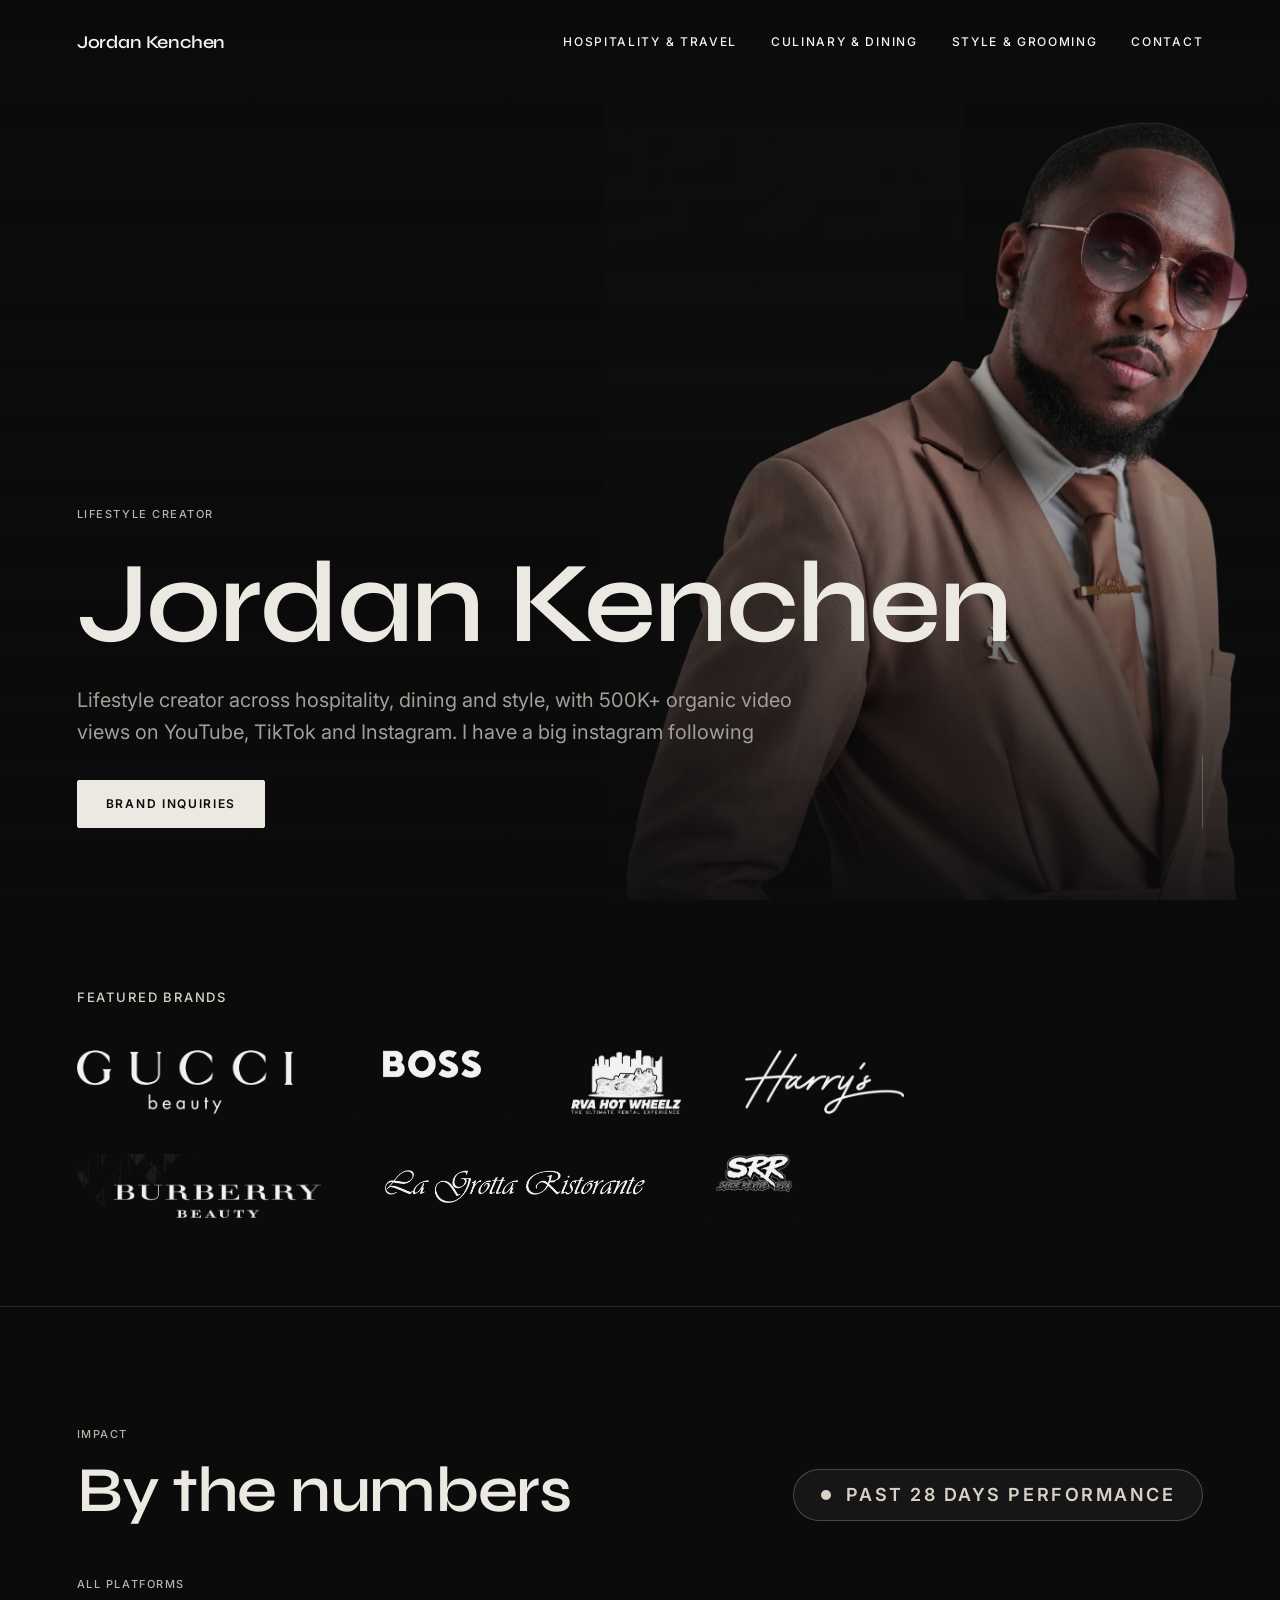
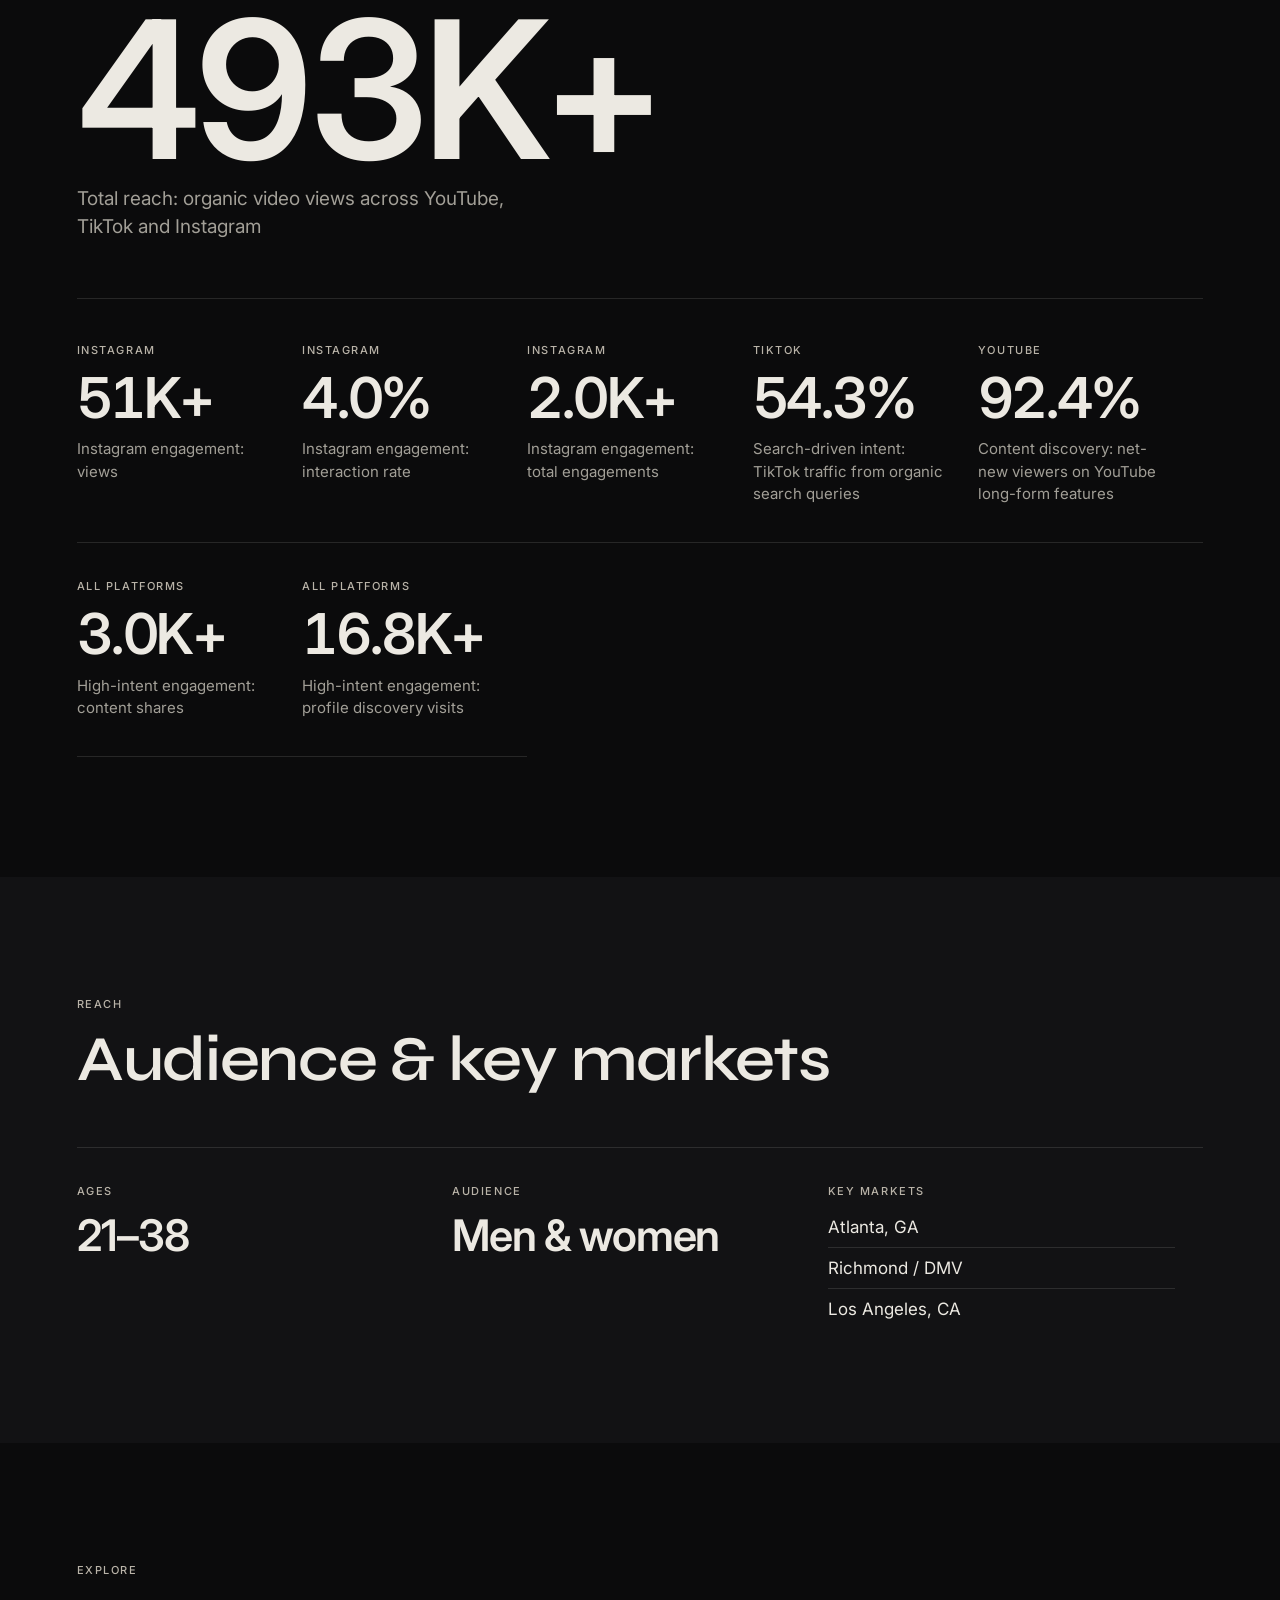
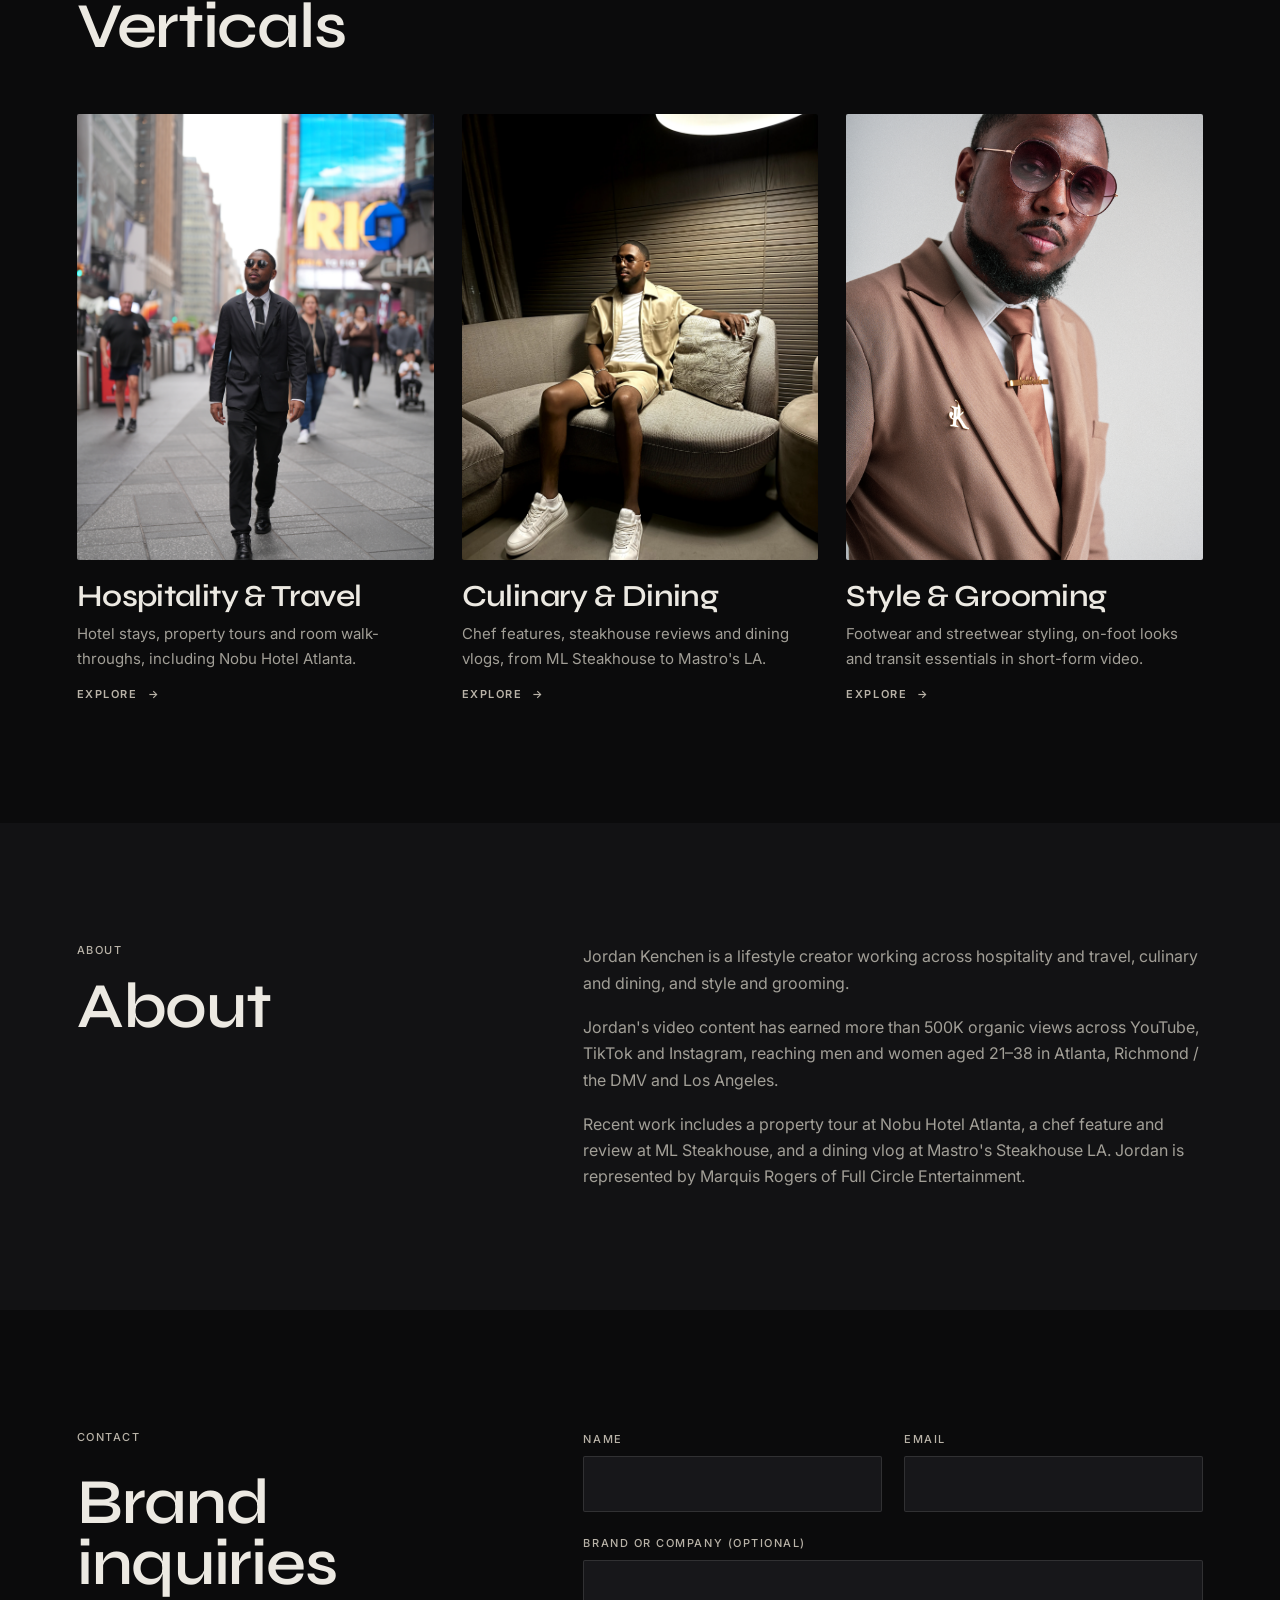
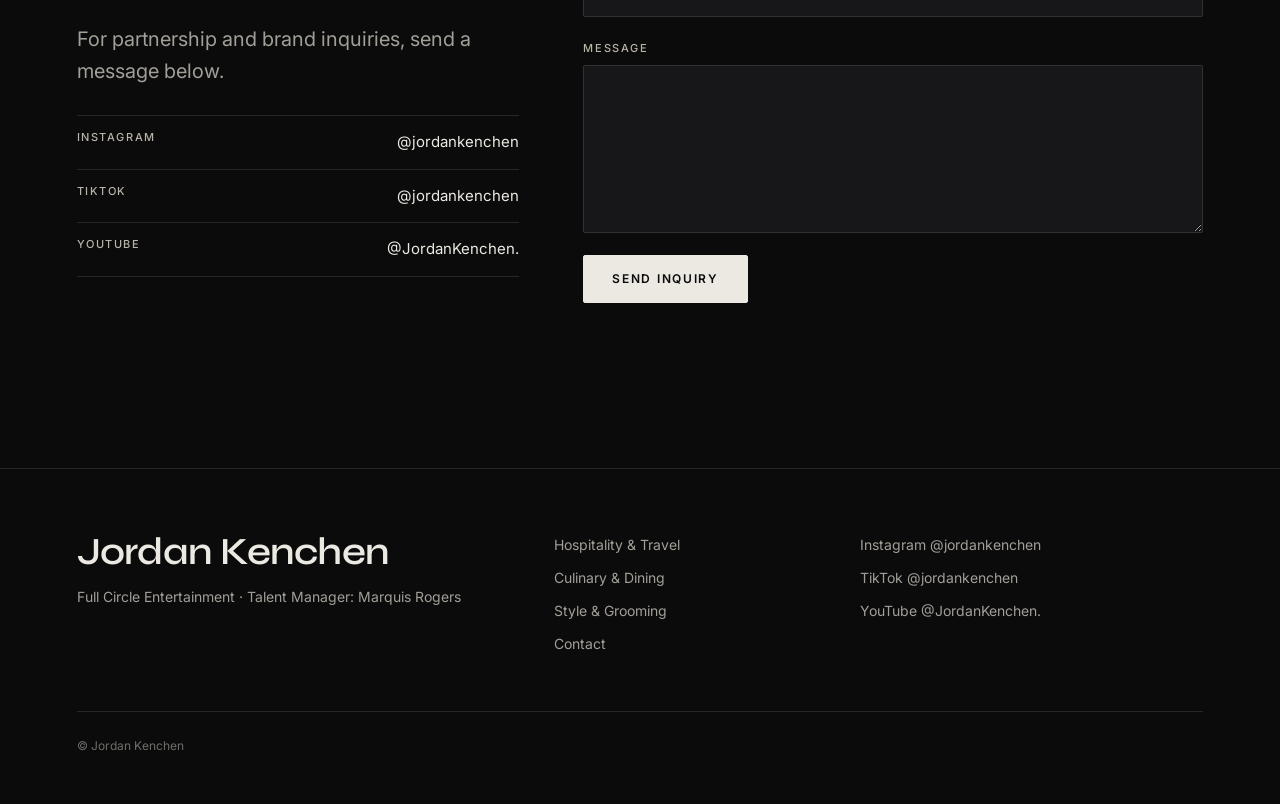
<file: index.html>
<!doctype html>
<html lang="en">
<head>
  <meta charset="utf-8">
  <meta name="viewport" content="width=device-width, initial-scale=1">
  <title>Jordan Kenchen | Media Kit</title>
  <meta name="description" content="Jordan Kenchen is a lifestyle creator. Media kit and brand partnership portfolio, managed by Full Circle Management.">
  <meta name="theme-color" content="#0b0b0c">
  <meta property="og:type" content="website">
  <meta property="og:site_name" content="Jordan Kenchen">
  <meta property="og:title" content="Jordan Kenchen | Media Kit">
  <meta property="og:description" content="Jordan Kenchen is a lifestyle creator. Media kit and brand partnership portfolio, managed by Full Circle Management.">
  <meta property="og:image" content="/og-cover.jpg">
  <meta name="twitter:card" content="summary_large_image">
  <meta name="twitter:title" content="Jordan Kenchen | Media Kit">
  <meta name="twitter:description" content="Jordan Kenchen is a lifestyle creator. Media kit and brand partnership portfolio, managed by Full Circle Management.">
  <meta name="twitter:image" content="/og-cover.jpg">
  <link rel="icon" href="/favicon.svg" type="image/svg+xml">
  <link rel="preconnect" href="https://fonts.googleapis.com">
  <link rel="preconnect" href="https://fonts.gstatic.com" crossorigin>
  <link rel="stylesheet" href="https://fonts.googleapis.com/css2?family=Inter:wght@400;500;600&amp;family=Syne:wght@500;600;700&amp;display=swap">
  <link rel="stylesheet" href="/assets/css/style.css">
  <link rel="preload" as="fetch" href="/data/site.json" crossorigin>
  <link rel="preload" as="fetch" href="/data/home.json" crossorigin>
  <script>document.documentElement.classList.add('js')</script>
</head>
<body data-page="home">
  <a class="skip-link" href="#main">Skip to content</a>
  <header class="site-header" id="site-header">
    <a class="brand" href="/">Jordan Kenchen</a>
    <nav class="nav" aria-label="Primary">
      <a href="/hospitality-travel/">Hospitality &amp; Travel</a>
      <a href="/culinary-dining/">Culinary &amp; Dining</a>
      <a href="/style-grooming/">Style &amp; Grooming</a>
      <a href="/#contact">Contact</a>
    </nav>
    <button class="menu-btn" type="button" aria-expanded="false" aria-controls="menu">
      <span class="menu-btn__label">Menu</span><span class="menu-btn__bars" aria-hidden="true"></span>
    </button>
  </header>
  <div class="menu" id="menu">
    <nav class="menu-nav" aria-label="Mobile">
      <a href="/hospitality-travel/">Hospitality &amp; Travel</a>
      <a href="/culinary-dining/">Culinary &amp; Dining</a>
      <a href="/style-grooming/">Style &amp; Grooming</a>
      <a href="/#contact">Contact</a>
    </nav>
  </div>
  <noscript><p class="notice-bar">Please enable JavaScript to view this page.</p></noscript>
  <main id="main">
    <section class="hero" id="hero" aria-label="Introduction"></section>
    <section class="trust" id="logos" aria-label="Brands"></section>
    <section class="section" id="stats"></section>
    <section class="section section--raised" id="audience"></section>
    <section class="section" id="verticals"></section>
    <section class="section section--raised" id="about"></section>
    <section class="section" id="contact">
      <div class="wrap contact">
        <div class="contact__side">
          <p class="eyebrow reveal">Contact</p>
          <h2 class="display h-section reveal" id="contact-heading">Brand inquiries</h2>
          <p class="lede reveal" id="contact-intro"></p>
          <div id="contact-socials"></div>
        </div>
        <form class="form reveal" id="contact-form" action="https://api.web3forms.com/submit" method="POST">
          <input type="hidden" name="access_key" value="8432781b-708f-4a04-b838-6b15ff58adf9">
          <input type="hidden" name="subject" value="New brand inquiry: Jordan Kenchen">
          <div class="hp" aria-hidden="true">
            <label>Leave this empty <input type="checkbox" name="botcheck" tabindex="-1" autocomplete="off"></label>
          </div>
          <div class="form__row">
            <div class="field">
              <label for="f-name">Name</label>
              <input id="f-name" name="name" type="text" autocomplete="name" required>
            </div>
            <div class="field">
              <label for="f-email">Email</label>
              <input id="f-email" name="email" type="email" autocomplete="email" required>
            </div>
          </div>
          <div class="field">
            <label for="f-company">Brand or company (optional)</label>
            <input id="f-company" name="company" type="text" autocomplete="organization">
          </div>
          <div class="field">
            <label for="f-message">Message</label>
            <textarea id="f-message" name="message" required></textarea>
          </div>
          <div>
            <button class="btn btn--primary" type="submit">Send inquiry</button>
          </div>
          <p class="form__status" id="form-status" role="status" aria-live="polite"></p>
        </form>
      </div>
    </section>
  </main>
  <footer class="footer" id="footer"></footer>
  <script type="module" src="/assets/js/app.js"></script>
</body>
</html>
</file>
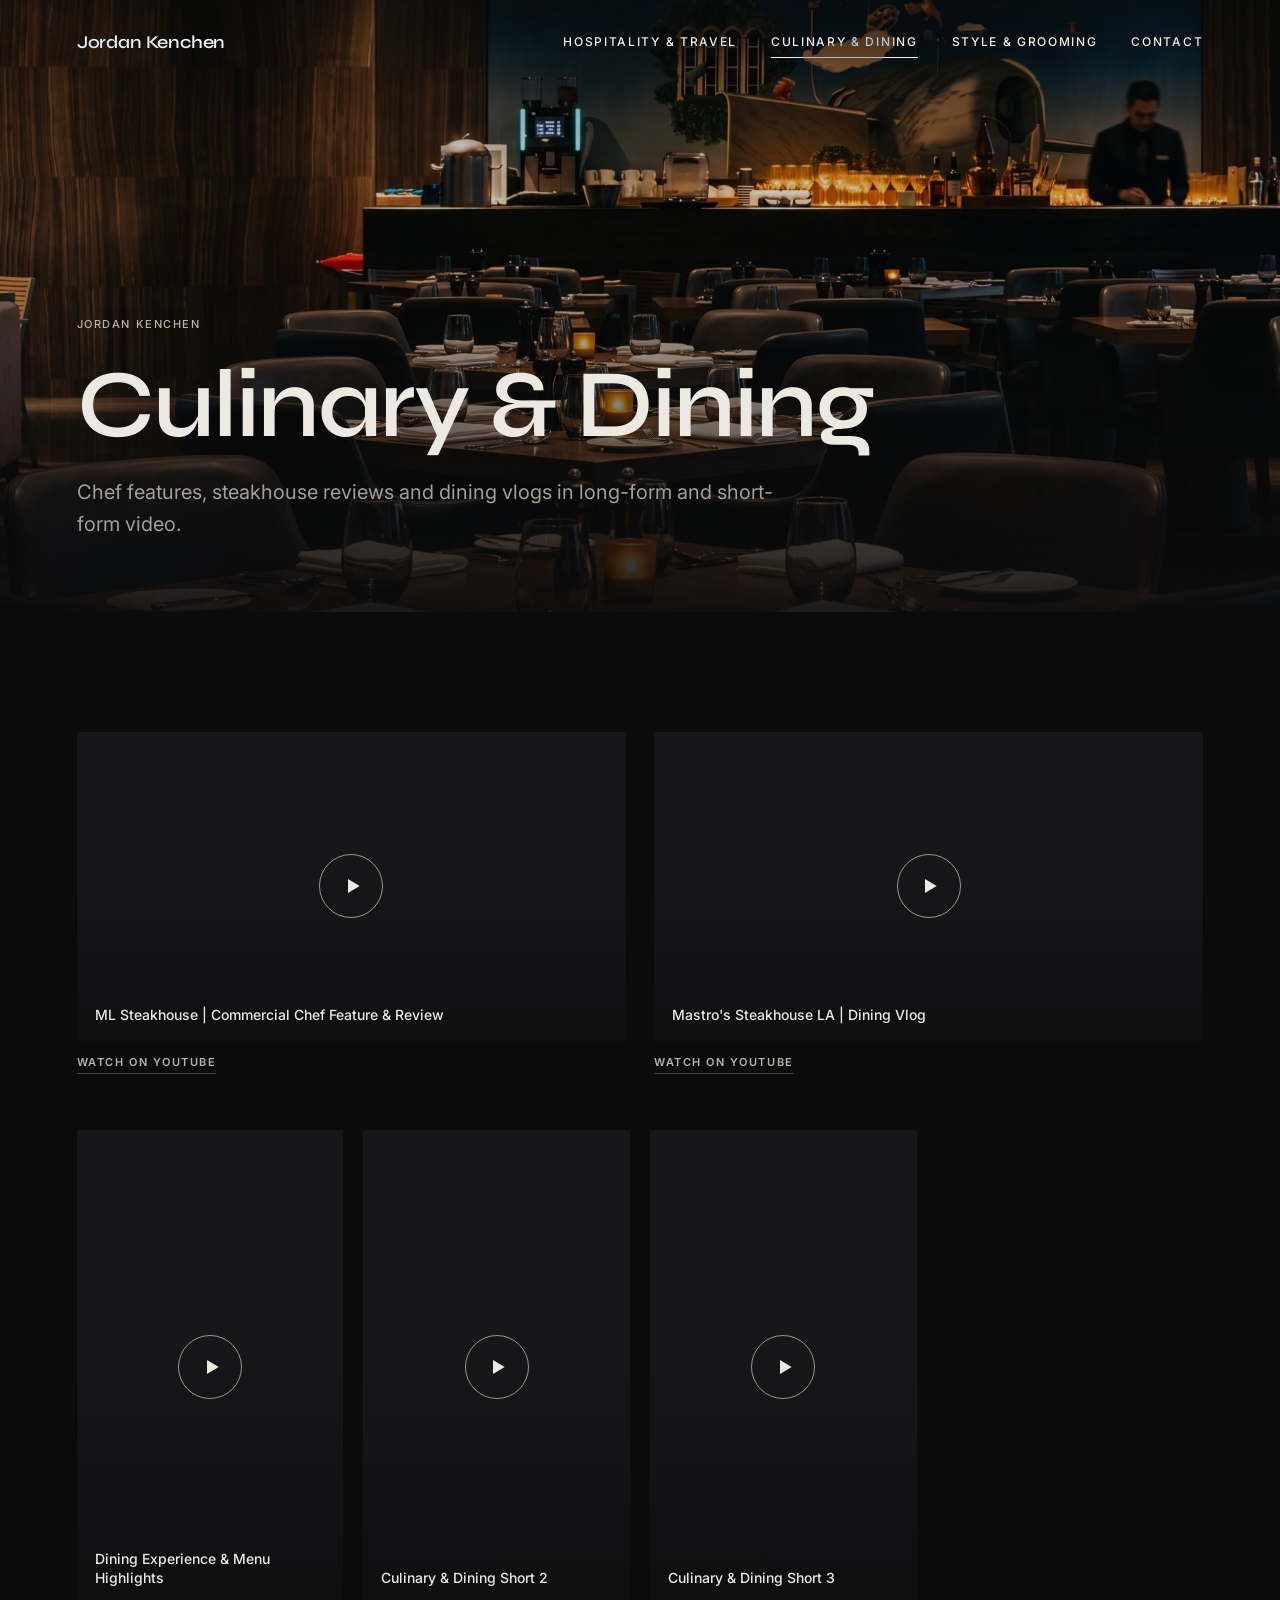
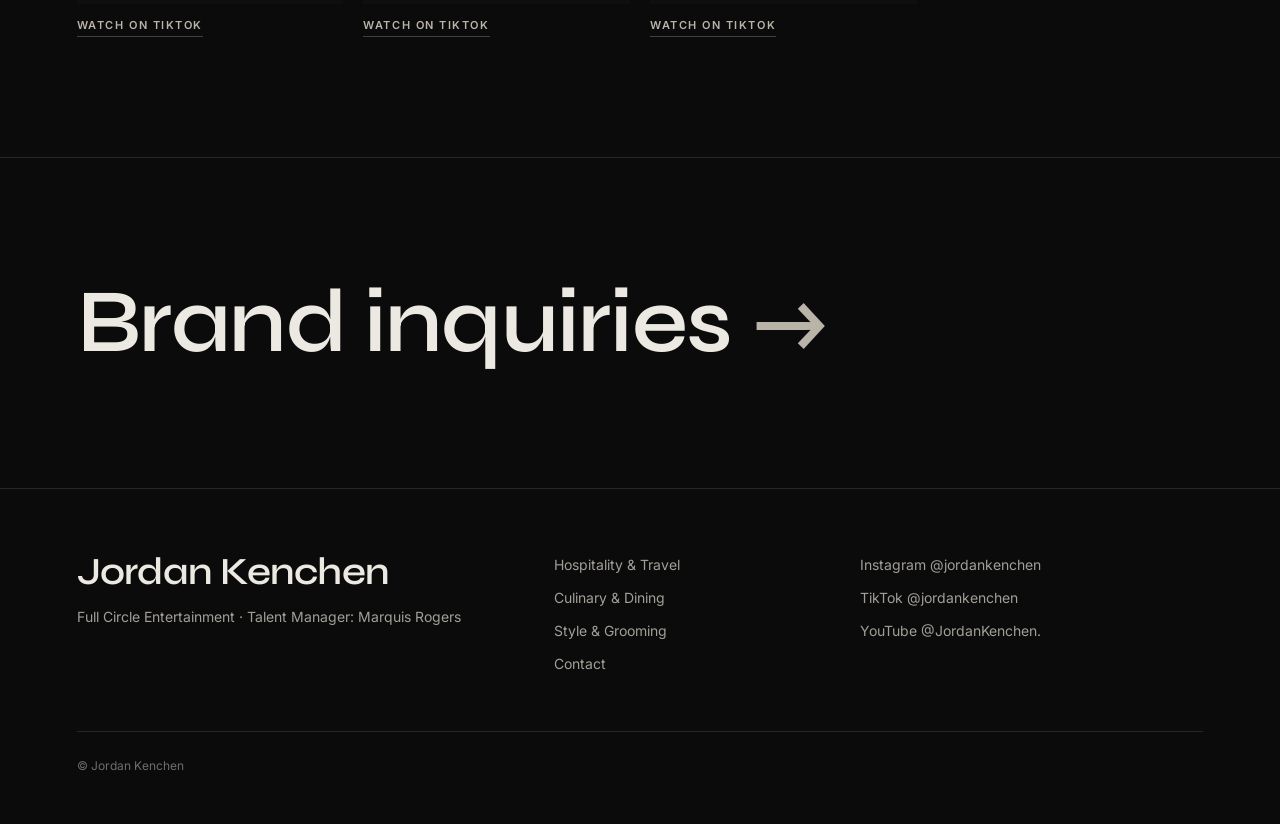
<file: culinary-dining/index.html>
<!doctype html>
<html lang="en">
<head>
  <meta charset="utf-8">
  <meta name="viewport" content="width=device-width, initial-scale=1">
  <title>Culinary &amp; Dining | Jordan Kenchen</title>
  <meta name="description" content="Culinary and dining content by lifestyle creator Jordan Kenchen.">
  <meta name="theme-color" content="#0b0b0c">
  <meta property="og:type" content="website">
  <meta property="og:site_name" content="Jordan Kenchen">
  <meta property="og:title" content="Culinary &amp; Dining | Jordan Kenchen">
  <meta property="og:description" content="Culinary and dining content by lifestyle creator Jordan Kenchen.">
  <meta property="og:image" content="/og-cover.jpg">
  <meta name="twitter:card" content="summary_large_image">
  <meta name="twitter:title" content="Culinary &amp; Dining | Jordan Kenchen">
  <meta name="twitter:description" content="Culinary and dining content by lifestyle creator Jordan Kenchen.">
  <meta name="twitter:image" content="/og-cover.jpg">
  <link rel="icon" href="/favicon.svg" type="image/svg+xml">
  <link rel="preconnect" href="https://fonts.googleapis.com">
  <link rel="preconnect" href="https://fonts.gstatic.com" crossorigin>
  <link rel="stylesheet" href="https://fonts.googleapis.com/css2?family=Inter:wght@400;500;600&amp;family=Syne:wght@500;600;700&amp;display=swap">
  <link rel="stylesheet" href="/assets/css/style.css">
  <link rel="preload" as="fetch" href="/data/site.json" crossorigin>
  <link rel="preload" as="fetch" href="/data/pages/culinary-dining.json" crossorigin>
  <script>document.documentElement.classList.add('js')</script>
</head>
<body data-page="culinary-dining">
  <a class="skip-link" href="#main">Skip to content</a>
  <header class="site-header" id="site-header">
    <a class="brand" href="/">Jordan Kenchen</a>
    <nav class="nav" aria-label="Primary">
      <a href="/hospitality-travel/">Hospitality &amp; Travel</a>
      <a href="/culinary-dining/" aria-current="page">Culinary &amp; Dining</a>
      <a href="/style-grooming/">Style &amp; Grooming</a>
      <a href="/#contact">Contact</a>
    </nav>
    <button class="menu-btn" type="button" aria-expanded="false" aria-controls="menu">
      <span class="menu-btn__label">Menu</span><span class="menu-btn__bars" aria-hidden="true"></span>
    </button>
  </header>
  <div class="menu" id="menu">
    <nav class="menu-nav" aria-label="Mobile">
      <a href="/hospitality-travel/">Hospitality &amp; Travel</a>
      <a href="/culinary-dining/" aria-current="page">Culinary &amp; Dining</a>
      <a href="/style-grooming/">Style &amp; Grooming</a>
      <a href="/#contact">Contact</a>
    </nav>
  </div>
  <noscript><p class="notice-bar">Please enable JavaScript to view this page.</p></noscript>
  <main id="main">
    <section class="hero hero--page" id="hero" aria-label="Introduction"></section>
    <section class="section" id="intro"></section>
    <section class="section" id="videos"></section>
    <section class="section" id="gallery"></section>
    <section class="section cta" id="cta">
      <div class="wrap">
        <a class="cta__link reveal" href="/#contact">Brand inquiries <span aria-hidden="true">&rarr;</span></a>
      </div>
    </section>
  </main>
  <footer class="footer" id="footer"></footer>
  <script type="module" src="/assets/js/app.js"></script>
</body>
</html>
</file>
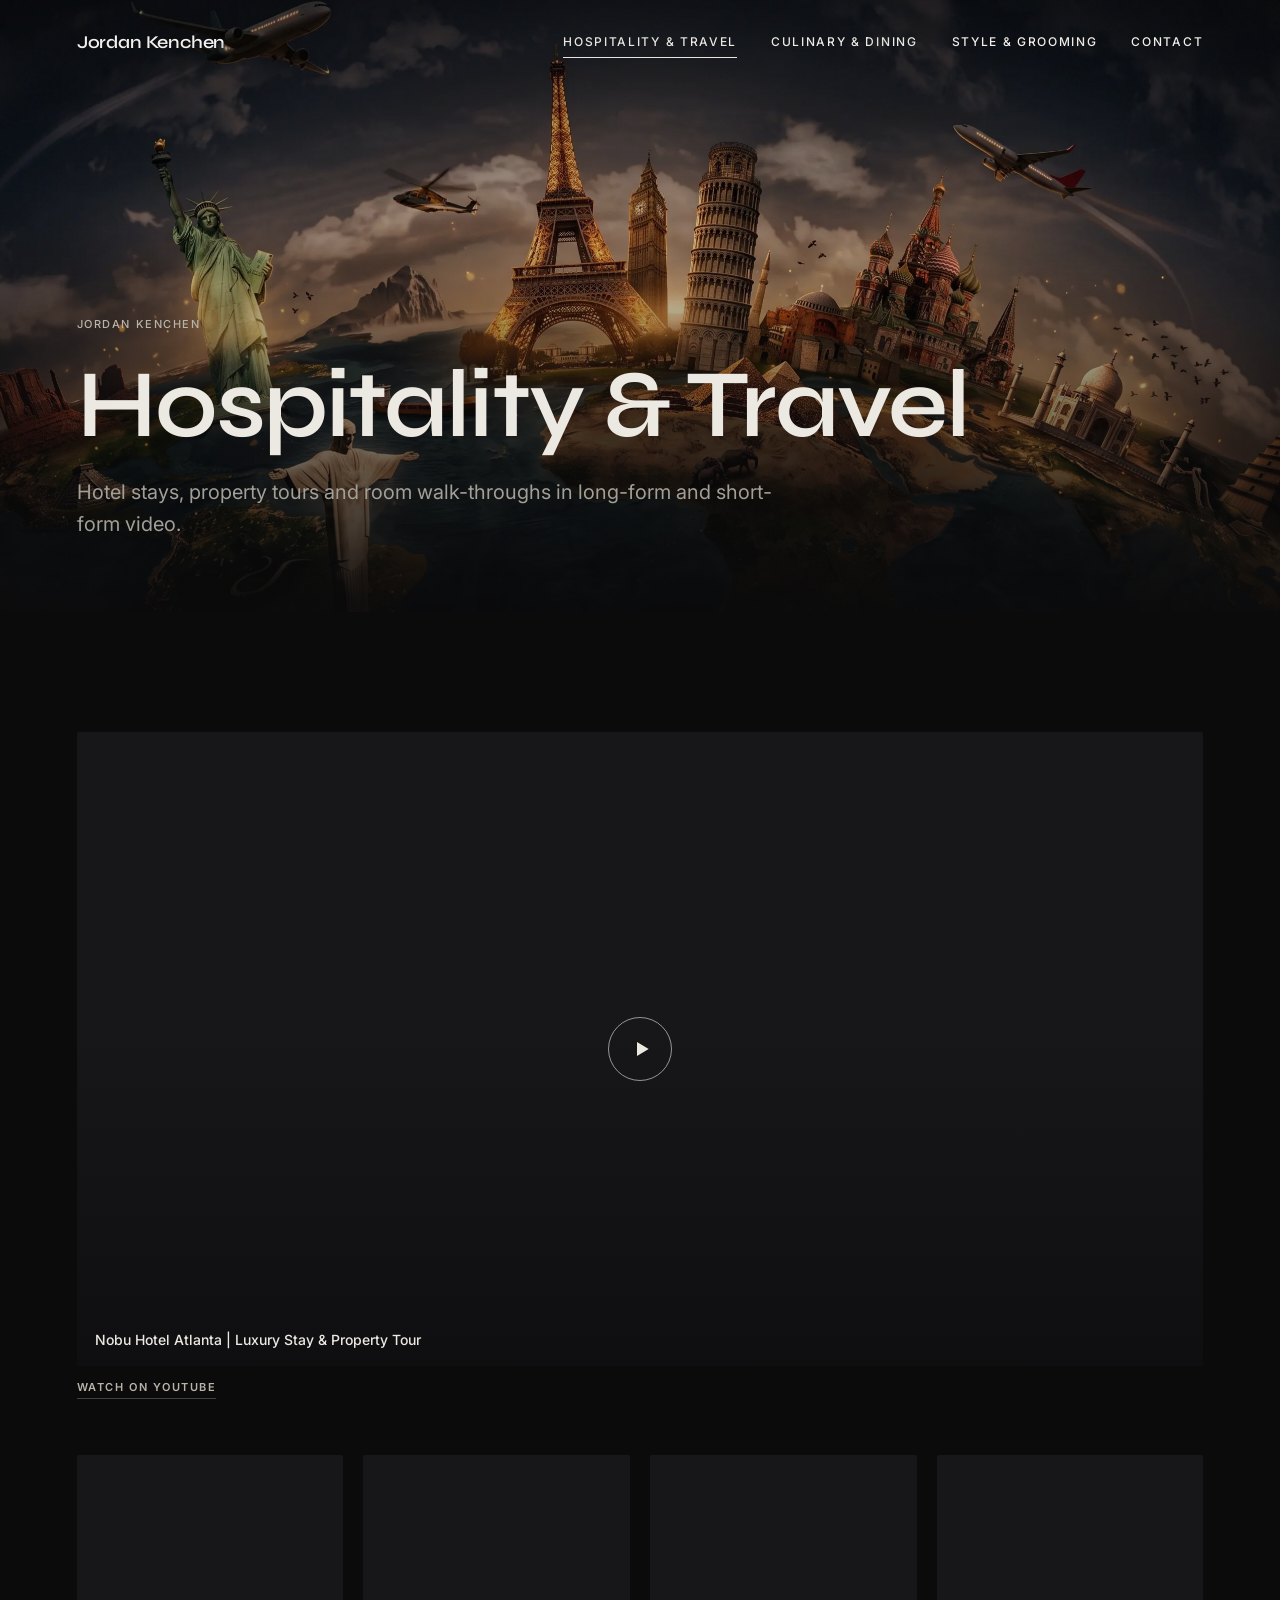
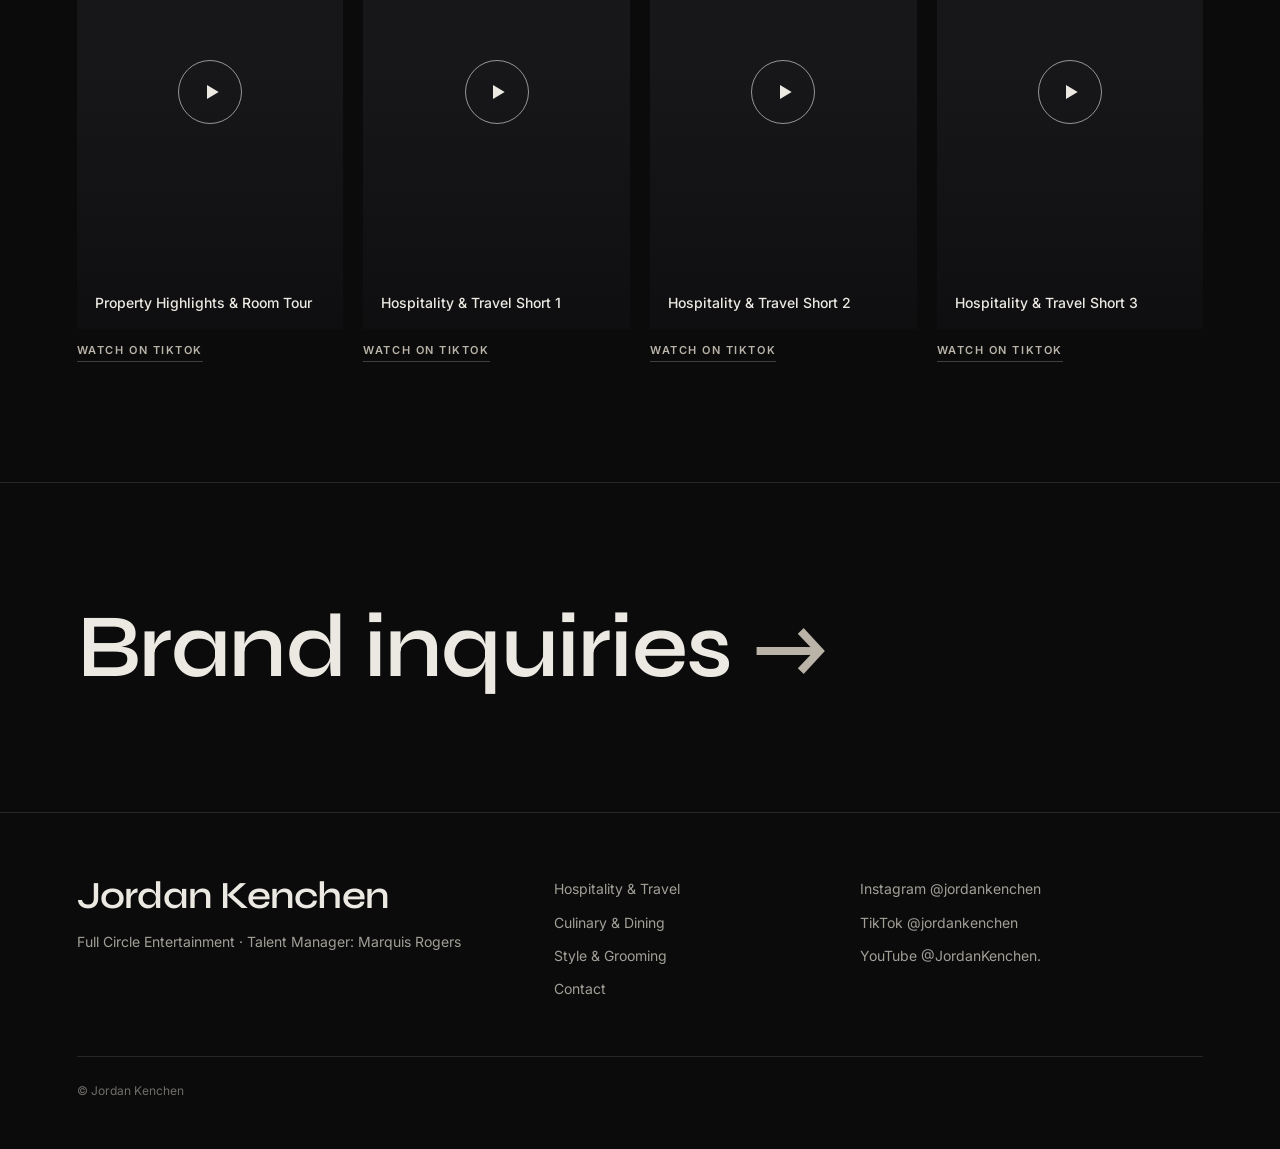
<file: hospitality-travel/index.html>
<!doctype html>
<html lang="en">
<head>
  <meta charset="utf-8">
  <meta name="viewport" content="width=device-width, initial-scale=1">
  <title>Hospitality &amp; Travel | Jordan Kenchen</title>
  <meta name="description" content="Hospitality and travel content by lifestyle creator Jordan Kenchen.">
  <meta name="theme-color" content="#0b0b0c">
  <meta property="og:type" content="website">
  <meta property="og:site_name" content="Jordan Kenchen">
  <meta property="og:title" content="Hospitality &amp; Travel | Jordan Kenchen">
  <meta property="og:description" content="Hospitality and travel content by lifestyle creator Jordan Kenchen.">
  <meta property="og:image" content="/back.jpg">
  <meta name="twitter:card" content="summary_large_image">
  <meta name="twitter:title" content="Hospitality &amp; Travel | Jordan Kenchen">
  <meta name="twitter:description" content="Hospitality and travel content by lifestyle creator Jordan Kenchen.">
  <meta name="twitter:image" content="/og-cover.jpg">
  <link rel="icon" href="/favicon.svg" type="image/svg+xml">
  <link rel="preconnect" href="https://fonts.googleapis.com">
  <link rel="preconnect" href="https://fonts.gstatic.com" crossorigin>
  <link rel="stylesheet" href="https://fonts.googleapis.com/css2?family=Inter:wght@400;500;600&amp;family=Syne:wght@500;600;700&amp;display=swap">
  <link rel="stylesheet" href="/assets/css/style.css">
  <link rel="preload" as="fetch" href="/data/site.json" crossorigin>
  <link rel="preload" as="fetch" href="/data/pages/hospitality-travel.json" crossorigin>
  <script>document.documentElement.classList.add('js')</script>
</head>
<body data-page="hospitality-travel">
  <a class="skip-link" href="#main">Skip to content</a>
  <header class="site-header" id="site-header">
    <a class="brand" href="/">Jordan Kenchen</a>
    <nav class="nav" aria-label="Primary">
      <a href="/hospitality-travel/" aria-current="page">Hospitality &amp; Travel</a>
      <a href="/culinary-dining/">Culinary &amp; Dining</a>
      <a href="/style-grooming/">Style &amp; Grooming</a>
      <a href="/#contact">Contact</a>
    </nav>
    <button class="menu-btn" type="button" aria-expanded="false" aria-controls="menu">
      <span class="menu-btn__label">Menu</span><span class="menu-btn__bars" aria-hidden="true"></span>
    </button>
  </header>
  <div class="menu" id="menu">
    <nav class="menu-nav" aria-label="Mobile">
      <a href="/hospitality-travel/" aria-current="page">Hospitality &amp; Travel</a>
      <a href="/culinary-dining/">Culinary &amp; Dining</a>
      <a href="/style-grooming/">Style &amp; Grooming</a>
      <a href="/#contact">Contact</a>
    </nav>
  </div>
  <noscript><p class="notice-bar">Please enable JavaScript to view this page.</p></noscript>
  <main id="main">
    <section class="hero hero--page" id="hero" aria-label="Introduction"></section>
    <section class="section" id="intro"></section>
    <section class="section" id="videos"></section>
    <section class="section" id="gallery"></section>
    <section class="section cta" id="cta">
      <div class="wrap">
        <a class="cta__link reveal" href="/#contact">Brand inquiries <span aria-hidden="true">&rarr;</span></a>
      </div>
    </section>
  </main>
  <footer class="footer" id="footer"></footer>
  <script type="module" src="/assets/js/app.js"></script>
</body>
</html>
</file>
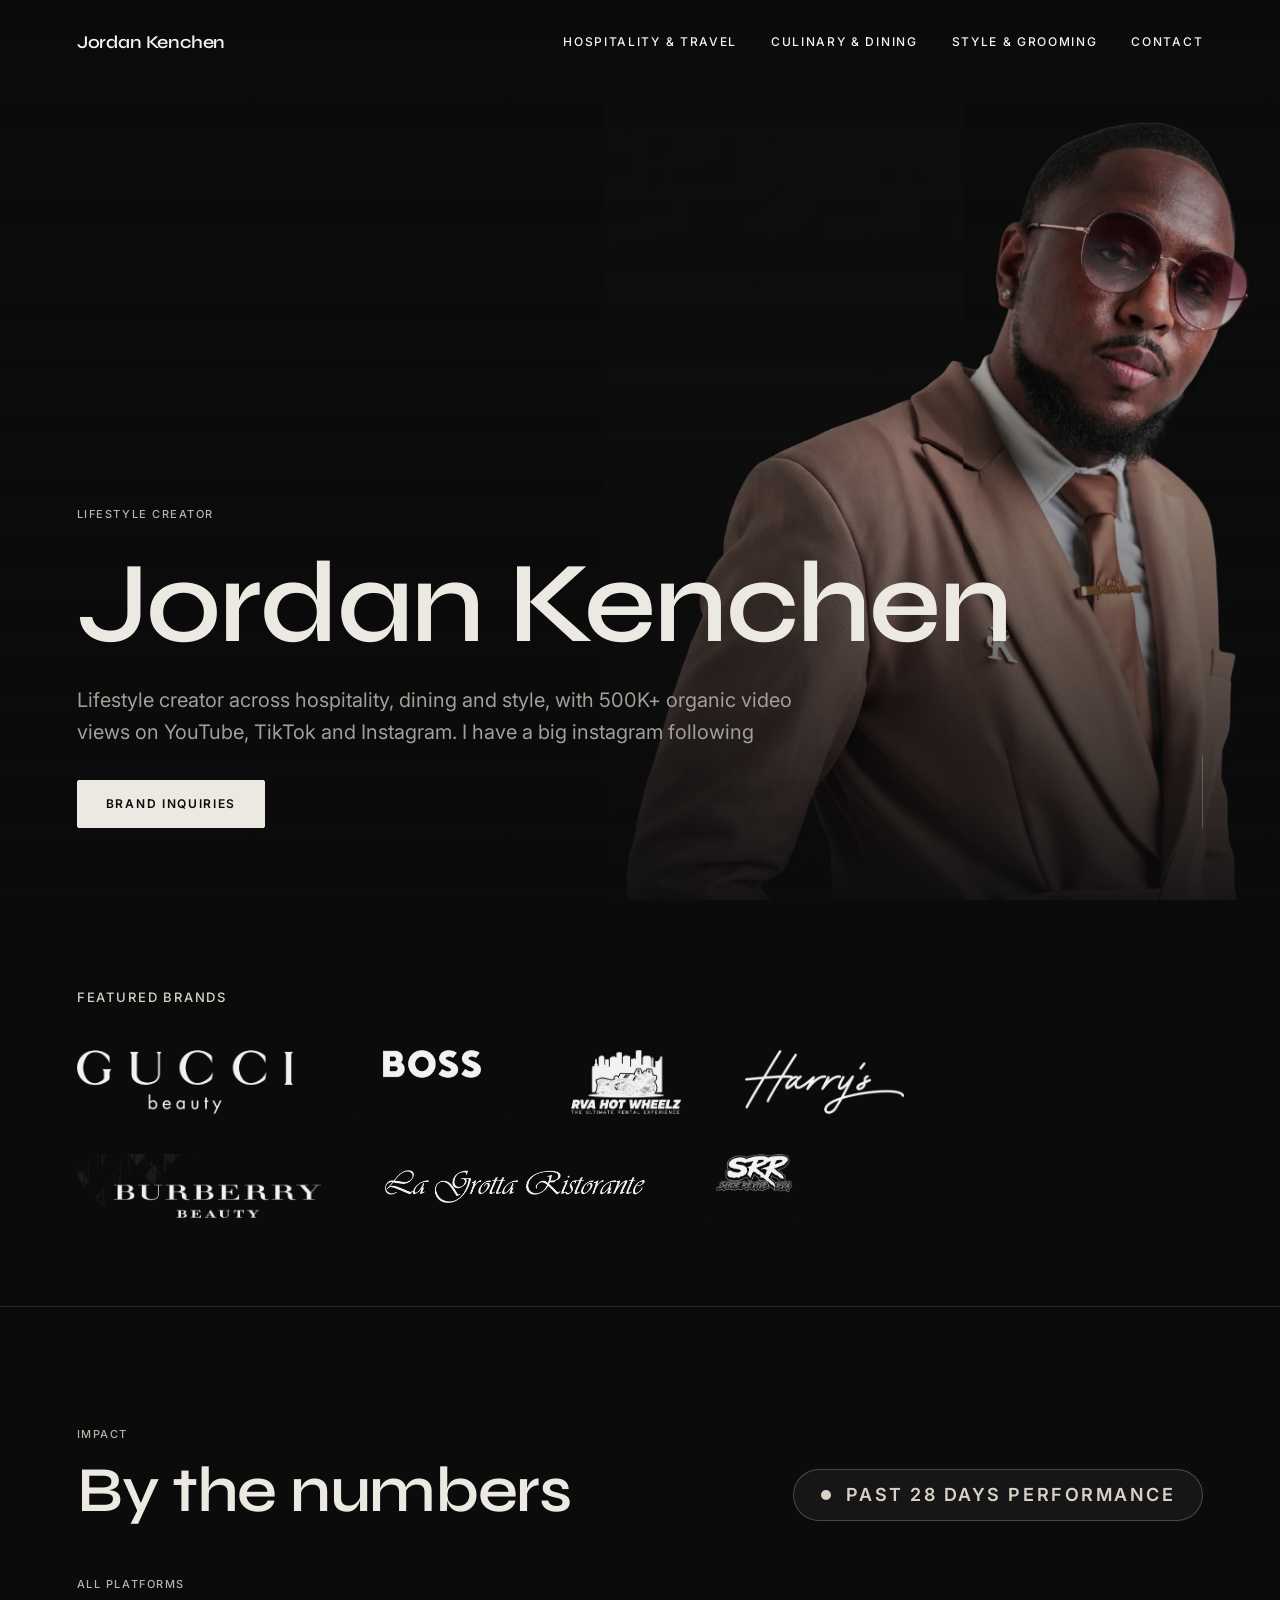
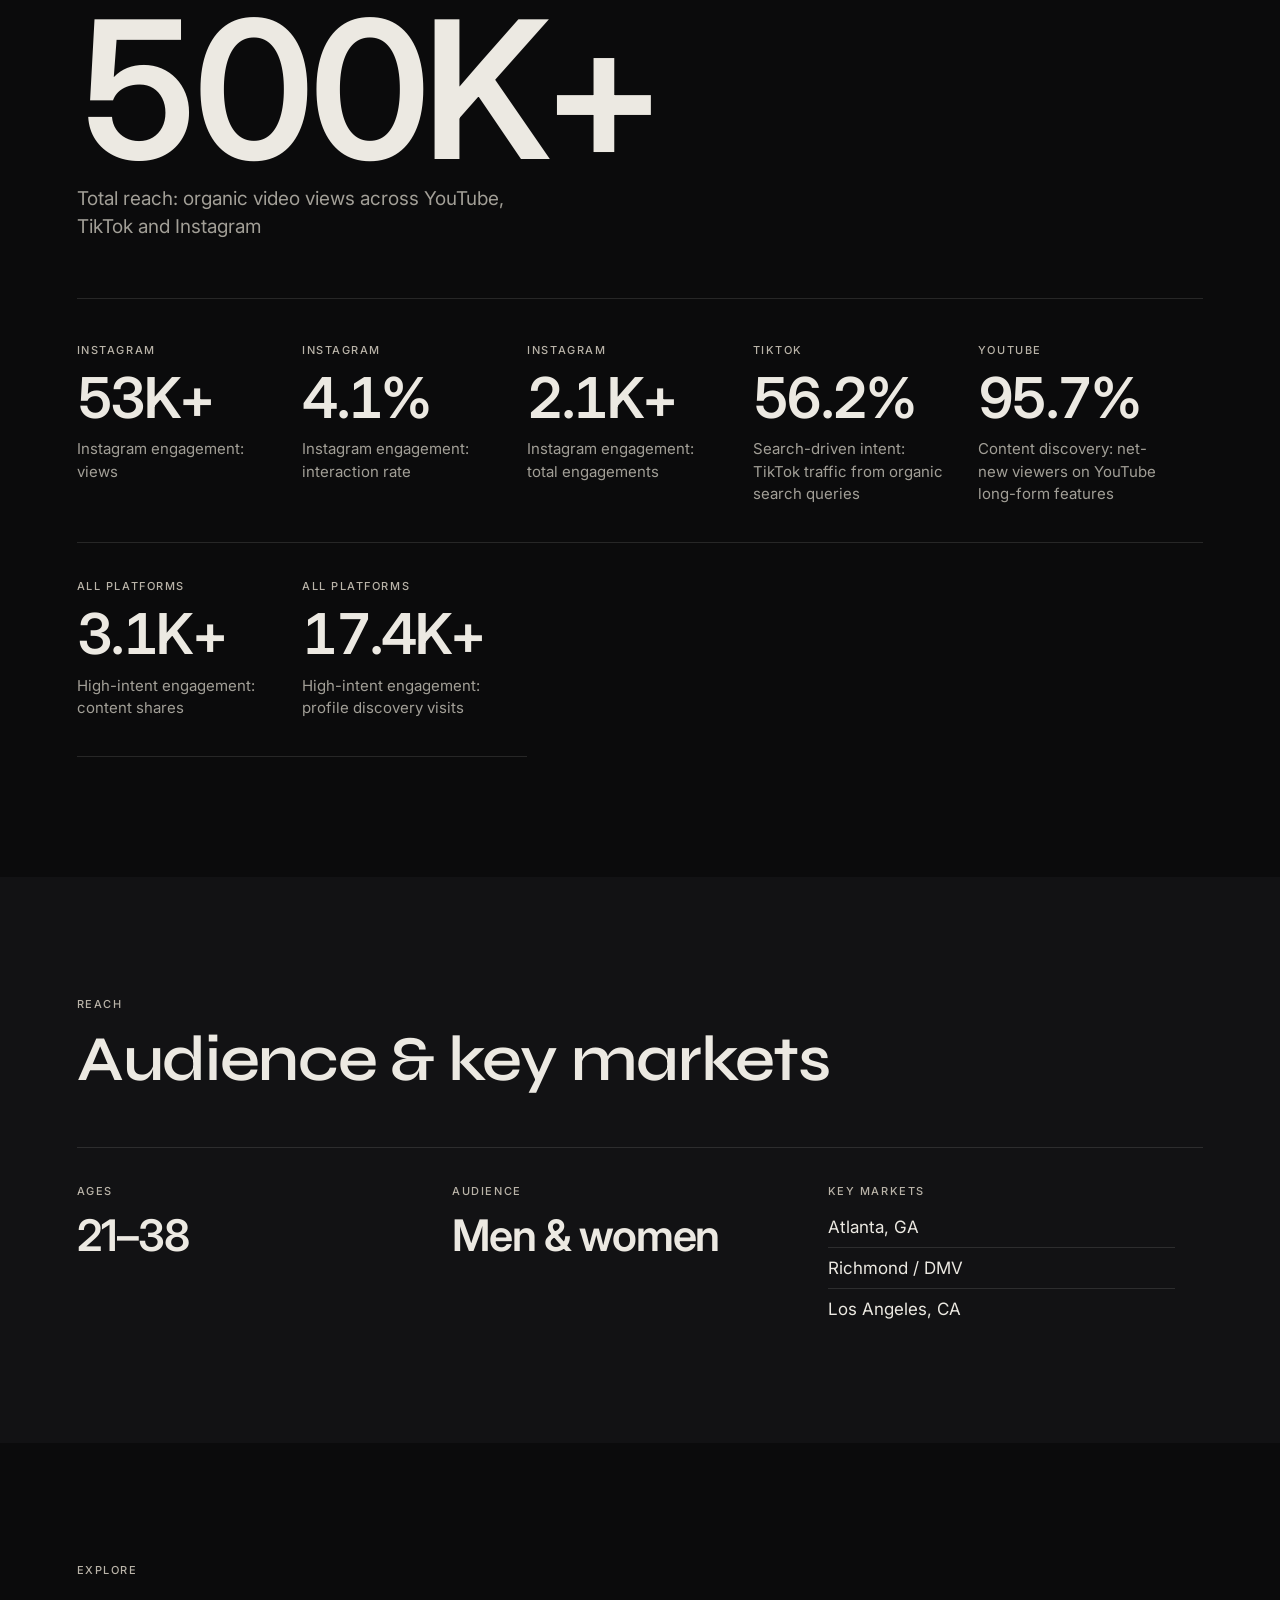
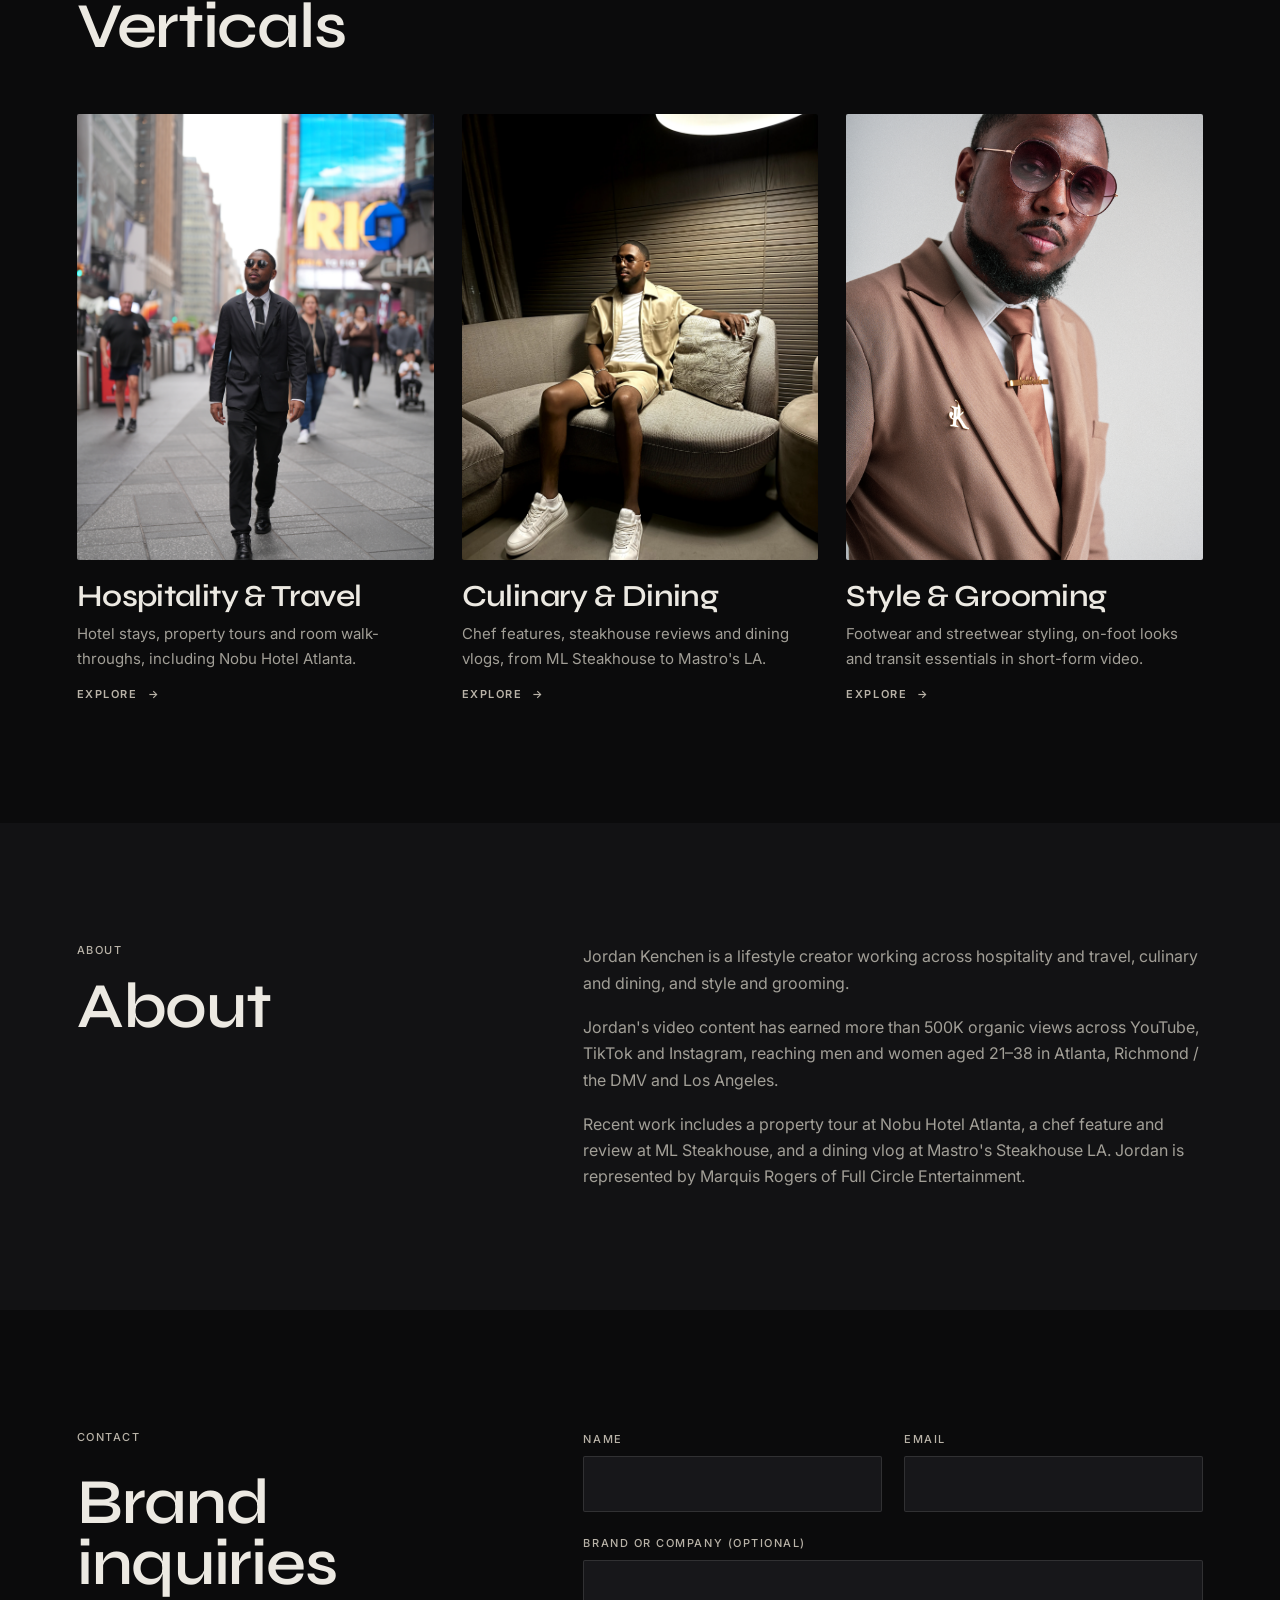
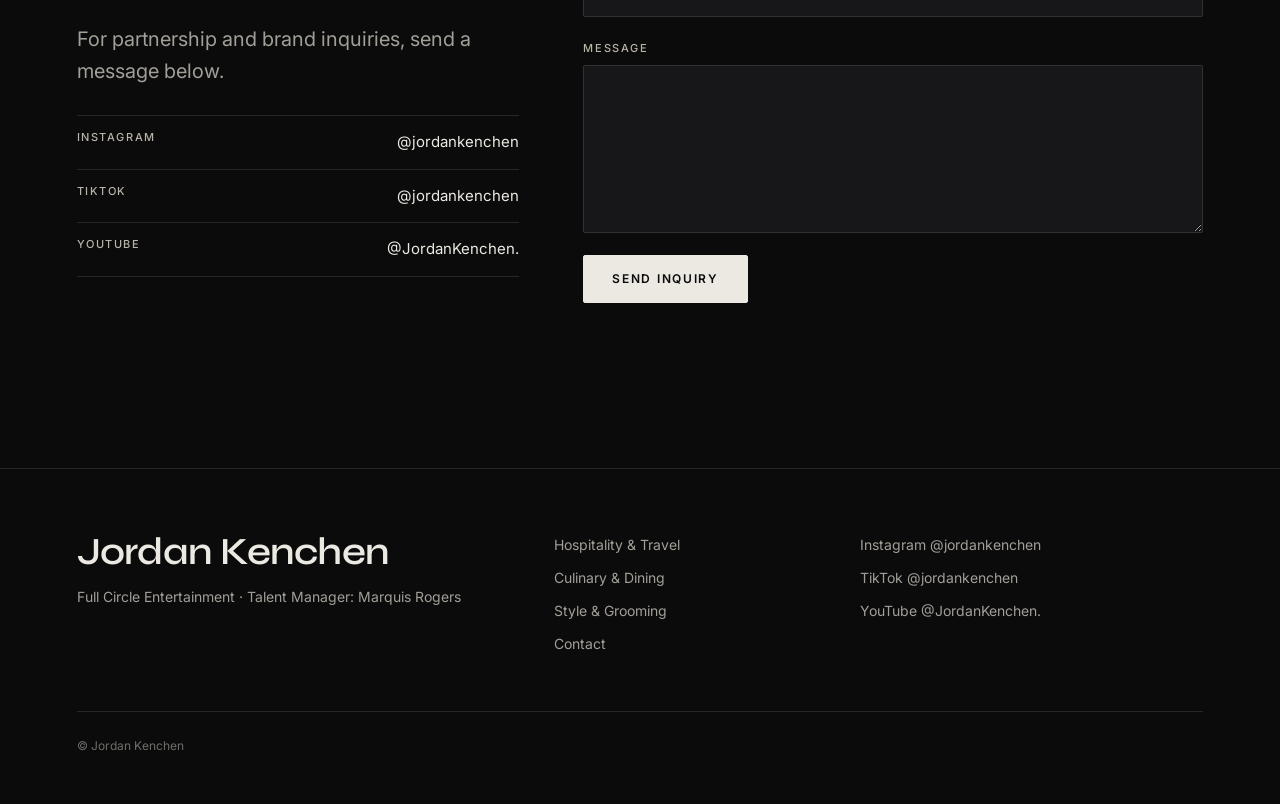
<file: public/index.html>
<!doctype html>
<html lang="en">
<head>
  <meta charset="utf-8">
  <meta name="viewport" content="width=device-width, initial-scale=1">
  <title>Jordan Kenchen | Media Kit</title>
  <meta name="description" content="Jordan Kenchen is a lifestyle creator. Media kit and brand partnership portfolio, managed by Full Circle Management.">
  <meta name="theme-color" content="#0b0b0c">
  <meta property="og:type" content="website">
  <meta property="og:site_name" content="Jordan Kenchen">
  <meta property="og:title" content="Jordan Kenchen | Media Kit">
  <meta property="og:description" content="Jordan Kenchen is a lifestyle creator. Media kit and brand partnership portfolio, managed by Full Circle Management.">
  <meta property="og:image" content="/og-cover.jpg">
  <meta name="twitter:card" content="summary_large_image">
  <meta name="twitter:title" content="Jordan Kenchen | Media Kit">
  <meta name="twitter:description" content="Jordan Kenchen is a lifestyle creator. Media kit and brand partnership portfolio, managed by Full Circle Management.">
  <meta name="twitter:image" content="/og-cover.jpg">
  <link rel="icon" href="/favicon.svg" type="image/svg+xml">
  <link rel="preconnect" href="https://fonts.googleapis.com">
  <link rel="preconnect" href="https://fonts.gstatic.com" crossorigin>
  <link rel="stylesheet" href="https://fonts.googleapis.com/css2?family=Inter:wght@400;500;600&amp;family=Syne:wght@500;600;700&amp;display=swap">
  <link rel="stylesheet" href="/assets/css/style.css">
  <link rel="preload" as="fetch" href="/data/site.json" crossorigin>
  <link rel="preload" as="fetch" href="/data/home.json" crossorigin>
  <script>document.documentElement.classList.add('js')</script>
</head>
<body data-page="home">
  <a class="skip-link" href="#main">Skip to content</a>
  <header class="site-header" id="site-header">
    <a class="brand" href="/">Jordan Kenchen</a>
    <nav class="nav" aria-label="Primary">
      <a href="/hospitality-travel/">Hospitality &amp; Travel</a>
      <a href="/culinary-dining/">Culinary &amp; Dining</a>
      <a href="/style-grooming/">Style &amp; Grooming</a>
      <a href="/#contact">Contact</a>
    </nav>
    <button class="menu-btn" type="button" aria-expanded="false" aria-controls="menu">
      <span class="menu-btn__label">Menu</span><span class="menu-btn__bars" aria-hidden="true"></span>
    </button>
  </header>
  <div class="menu" id="menu">
    <nav class="menu-nav" aria-label="Mobile">
      <a href="/hospitality-travel/">Hospitality &amp; Travel</a>
      <a href="/culinary-dining/">Culinary &amp; Dining</a>
      <a href="/style-grooming/">Style &amp; Grooming</a>
      <a href="/#contact">Contact</a>
    </nav>
    
  </div>
  <noscript><p class="notice-bar">Please enable JavaScript to view this page.</p></noscript>
  <main id="main">
    <section class="hero" id="hero" aria-label="Introduction"></section>
    <section class="trust" id="logos" aria-label="Brands"></section>
    <section class="section" id="stats"></section>
    <section class="section section--raised" id="audience"></section>
    <section class="section" id="verticals"></section>
    <section class="section section--raised" id="about"></section>
    <section class="section" id="contact">
      <div class="wrap contact">
        <div class="contact__side">
          <p class="eyebrow reveal">Contact</p>
          <h2 class="display h-section reveal" id="contact-heading">Brand inquiries</h2>
          <p class="lede reveal" id="contact-intro"></p>
          <div id="contact-socials"></div>
        </div>
        <form class="form reveal" id="contact-form" action="https://api.web3forms.com/submit" method="POST">
          <input type="hidden" name="access_key" value="8432781b-708f-4a04-b838-6b15ff58adf9">
          <input type="hidden" name="subject" value="New brand inquiry: Jordan Kenchen">
          <div class="hp" aria-hidden="true">
            <label>Leave this empty <input type="checkbox" name="botcheck" tabindex="-1" autocomplete="off"></label>
          </div>
          <div class="form__row">
            <div class="field">
              <label for="f-name">Name</label>
              <input id="f-name" name="name" type="text" autocomplete="name" required>
            </div>
            <div class="field">
              <label for="f-email">Email</label>
              <input id="f-email" name="email" type="email" autocomplete="email" required>
            </div>
          </div>
          <div class="field">
            <label for="f-company">Brand or company (optional)</label>
            <input id="f-company" name="company" type="text" autocomplete="organization">
          </div>
          <div class="field">
            <label for="f-message">Message</label>
            <textarea id="f-message" name="message" required></textarea>
          </div>
          <div>
            <button class="btn btn--primary" type="submit">Send inquiry</button>
          </div>
          <p class="form__status" id="form-status" role="status" aria-live="polite"></p>
        </form>
      </div>
    </section>
  </main>
  <footer class="footer" id="footer"></footer>
  <script type="module" src="/assets/js/app.js"></script>
</body>
</html>
</file>
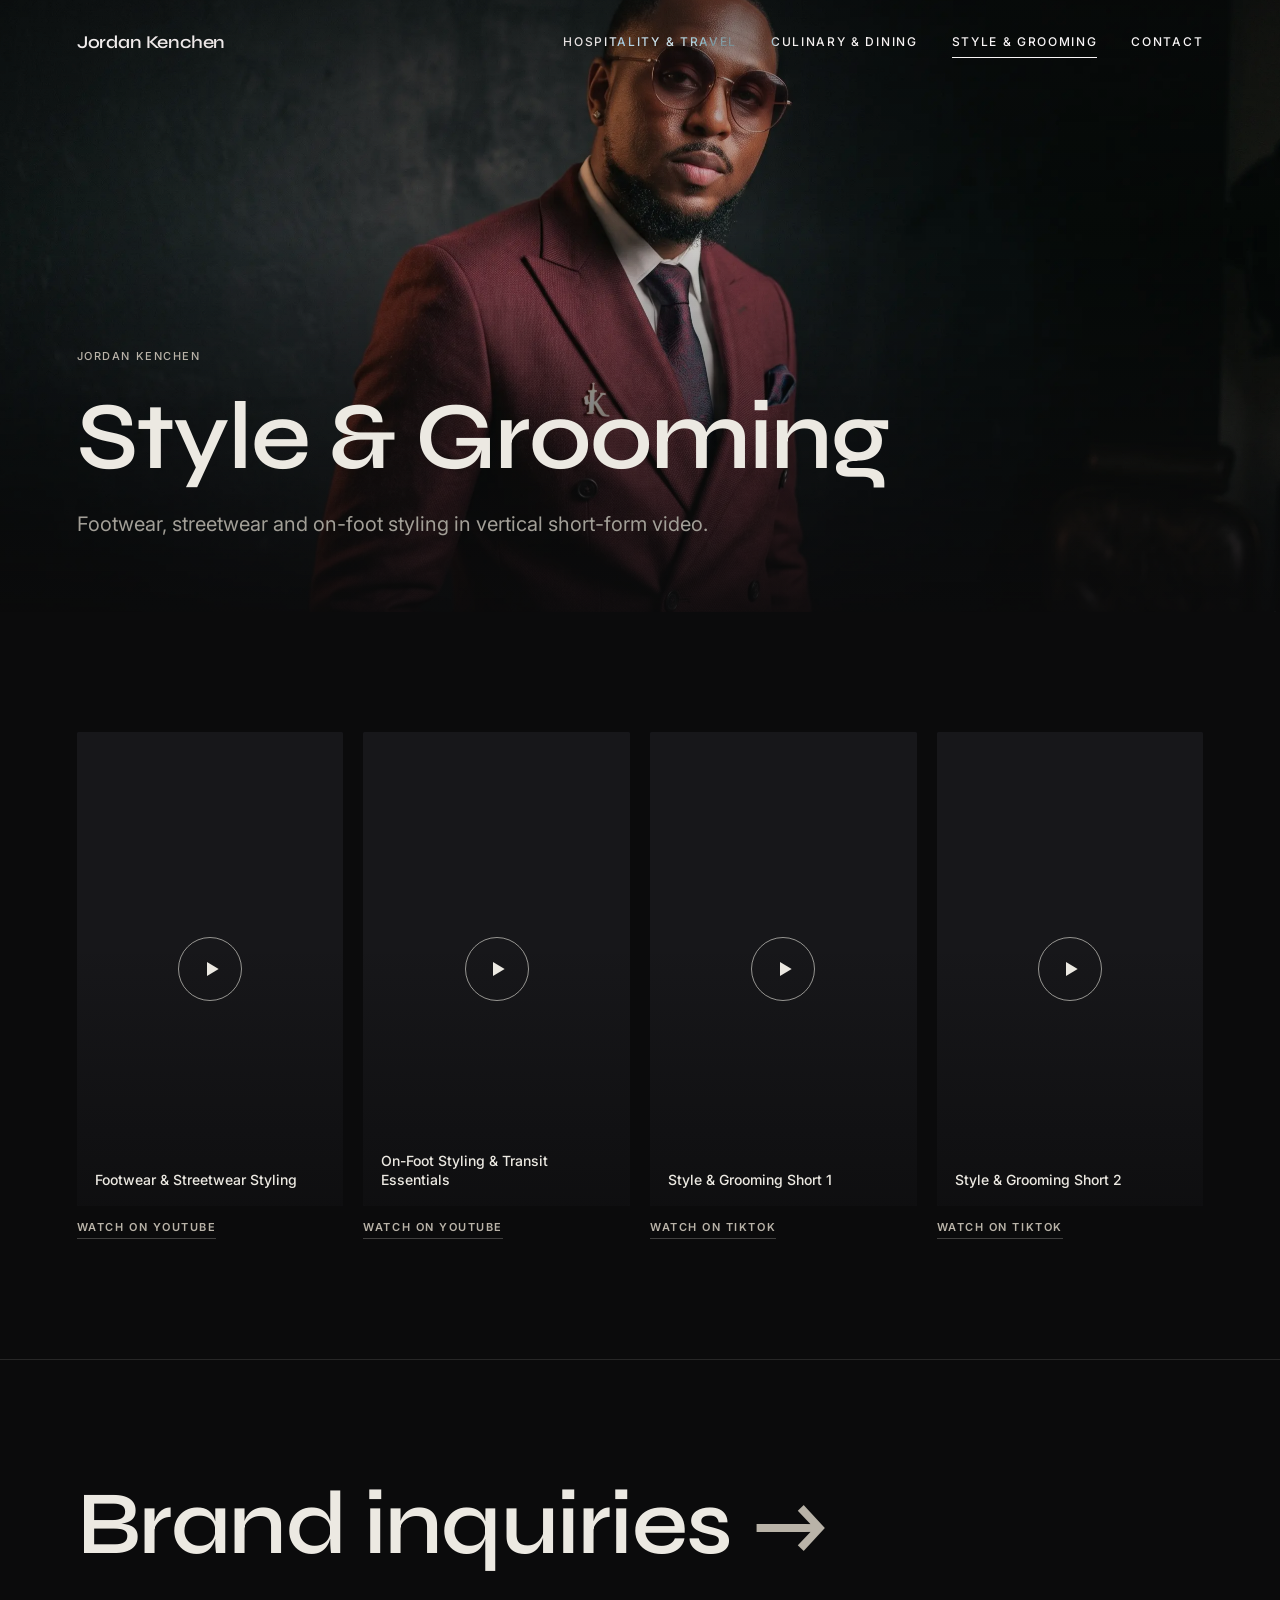
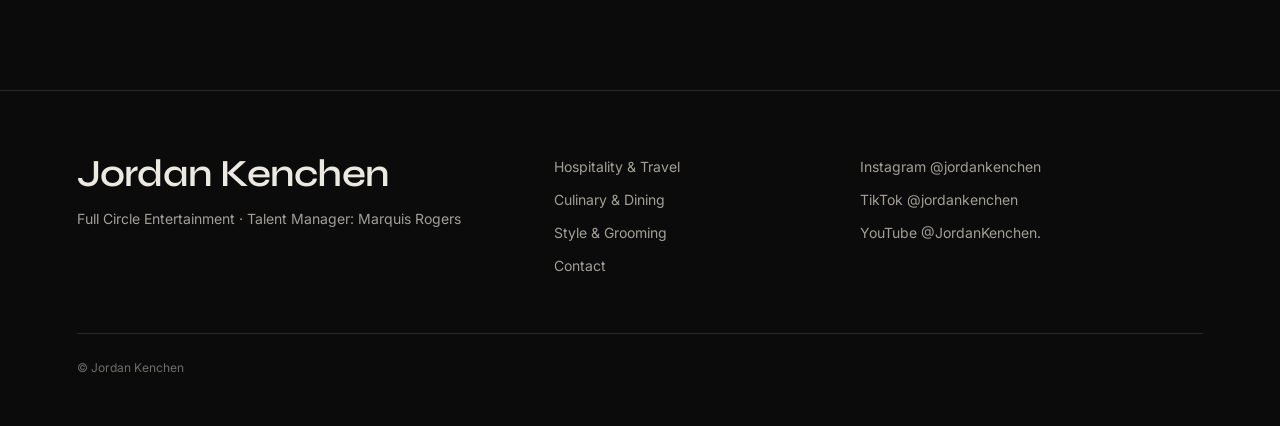
<file: style-grooming/index.html>
<!doctype html>
<html lang="en">
<head>
  <meta charset="utf-8">
  <meta name="viewport" content="width=device-width, initial-scale=1">
  <title>Style &amp; Grooming | Jordan Kenchen</title>
  <meta name="description" content="Style and grooming content by lifestyle creator Jordan Kenchen.">
  <meta name="theme-color" content="#0b0b0c">
  <meta property="og:type" content="website">
  <meta property="og:site_name" content="Jordan Kenchen">
  <meta property="og:title" content="Style &amp; Grooming | Jordan Kenchen">
  <meta property="og:description" content="Style and grooming content by lifestyle creator Jordan Kenchen.">
  <meta property="og:image" content="/og-cover.jpg">
  <meta name="twitter:card" content="summary_large_image">
  <meta name="twitter:title" content="Style &amp; Grooming | Jordan Kenchen">
  <meta name="twitter:description" content="Style and grooming content by lifestyle creator Jordan Kenchen.">
  <meta name="twitter:image" content="/og-cover.jpg">
  <link rel="icon" href="/favicon.svg" type="image/svg+xml">
  <link rel="preconnect" href="https://fonts.googleapis.com">
  <link rel="preconnect" href="https://fonts.gstatic.com" crossorigin>
  <link rel="stylesheet" href="https://fonts.googleapis.com/css2?family=Inter:wght@400;500;600&amp;family=Syne:wght@500;600;700&amp;display=swap">
  <link rel="stylesheet" href="/assets/css/style.css">
  <link rel="preload" as="fetch" href="/data/site.json" crossorigin>
  <link rel="preload" as="fetch" href="/data/pages/style-grooming.json" crossorigin>
  <script>document.documentElement.classList.add('js')</script>
</head>
<body data-page="style-grooming">
  <a class="skip-link" href="#main">Skip to content</a>
  <header class="site-header" id="site-header">
    <a class="brand" href="/">Jordan Kenchen</a>
    <nav class="nav" aria-label="Primary">
      <a href="/hospitality-travel/">Hospitality &amp; Travel</a>
      <a href="/culinary-dining/">Culinary &amp; Dining</a>
      <a href="/style-grooming/" aria-current="page">Style &amp; Grooming</a>
      <a href="/#contact">Contact</a>
    </nav>
    <button class="menu-btn" type="button" aria-expanded="false" aria-controls="menu">
      <span class="menu-btn__label">Menu</span><span class="menu-btn__bars" aria-hidden="true"></span>
    </button>
  </header>
  <div class="menu" id="menu">
    <nav class="menu-nav" aria-label="Mobile">
      <a href="/hospitality-travel/">Hospitality &amp; Travel</a>
      <a href="/culinary-dining/">Culinary &amp; Dining</a>
      <a href="/style-grooming/" aria-current="page">Style &amp; Grooming</a>
      <a href="/#contact">Contact</a>
    </nav>
  </div>
  <noscript><p class="notice-bar">Please enable JavaScript to view this page.</p></noscript>
  <main id="main">
    <section class="hero hero--page" id="hero" aria-label="Introduction"></section>
    <section class="section" id="intro"></section>
    <section class="section" id="videos"></section>
    <section class="section" id="gallery"></section>
    <section class="section cta" id="cta">
      <div class="wrap">
        <a class="cta__link reveal" href="/#contact">Brand inquiries <span aria-hidden="true">&rarr;</span></a>
      </div>
    </section>
  </main>
  <footer class="footer" id="footer"></footer>
  <script type="module" src="/assets/js/app.js"></script>
</body>
</html>
</file>
<file: assets/css/style.css>
/* Jordan Kenchen media kit — dark editorial luxury. Tokens from the project brief, section 6. */

:root {
  --bg: #0b0b0c;
  --bg-raised: #121214;
  --bg-card: #17171a;
  --text: #ece9e2;
  --text-dim: #a29f97;
  --text-faint: #6f6d68;
  --metal: #b9b3a8;
  --metal-hi: #d8d2c6;
  --metal-lo: #7d786e;
  --line: rgba(236, 233, 226, .12);
  --line-strong: rgba(236, 233, 226, .24);

  --font-display: "Syne", "Helvetica Neue", Arial, sans-serif;
  --font-body: "Inter", system-ui, -apple-system, "Segoe UI", Roboto, Arial, sans-serif;
  --ease: cubic-bezier(.16, .84, .44, 1);

  --max: 1240px;
  --gutter: 6vw;
  --section: 120px;
  --radius: 2px;
}

*, *::before, *::after { box-sizing: border-box; }
html { color-scheme: dark; scroll-behavior: smooth; -webkit-text-size-adjust: 100%; }
html.menu-open { overflow: hidden; }
body {
  margin: 0;
  background: var(--bg);
  color: var(--text);
  font-family: var(--font-body);
  font-size: 16px;
  line-height: 1.65;
  font-weight: 400;
  -webkit-font-smoothing: antialiased;
  overflow-x: hidden;
}
img { display: block; max-width: 100%; }
a { color: inherit; text-decoration: none; }
button { font: inherit; color: inherit; background: none; border: 0; padding: 0; cursor: pointer; }
h1, h2, h3, p, ul, ol, figure, blockquote { margin: 0; }
ul, ol { padding: 0; list-style: none; }
[hidden] { display: none !important; }

:focus-visible { outline: 2px solid var(--metal-hi); outline-offset: 3px; }

.sr-only {
  position: absolute; width: 1px; height: 1px; padding: 0; margin: -1px;
  overflow: hidden; clip: rect(0, 0, 0, 0); white-space: nowrap; border: 0;
}
.skip-link {
  position: fixed; left: 12px; top: -60px; z-index: 300;
  background: var(--text); color: var(--bg); padding: 10px 16px; border-radius: var(--radius);
  font-size: 14px; font-weight: 500;
}
.skip-link:focus { top: 12px; }

.wrap { width: 100%; max-width: calc(var(--max) + 2 * var(--gutter)); margin-inline: auto; padding-inline: var(--gutter); }
.section { padding-block: var(--section); }
.section--raised { background: var(--bg-raised); }

/* ---------- Type ---------- */
.eyebrow {
  font-family: var(--font-body);
  font-size: 11px; line-height: 1.4; font-weight: 500;
  text-transform: uppercase; letter-spacing: .14em;
  color: var(--metal);
}
.display {
  font-family: var(--font-display);
  font-weight: 600; letter-spacing: -.02em; line-height: .95;
}
.h-hero { font-size: clamp(48px, 9vw, 128px); }
.h-section { font-size: clamp(34px, 5vw, 64px); }
.h-card { font-size: clamp(24px, 2.4vw, 32px); line-height: 1.05; }
.lede { font-size: clamp(17px, 1.6vw, 20px); line-height: 1.6; color: var(--text-dim); max-width: 56ch; }
.prose p + p { margin-top: 1.1em; }
.prose p { color: var(--text-dim); max-width: 62ch; }

.section-head { display: grid; gap: 18px; margin-bottom: 56px; }
.section-head .h-section { max-width: 18ch; }

/* ---------- Header ---------- */
.site-header {
  position: fixed; inset: 0 0 auto 0; z-index: 100;
  padding: 26px var(--gutter);
  display: flex; align-items: center; justify-content: space-between; gap: 24px;
  color: #fff;
  mix-blend-mode: difference;
  transition: padding .45s var(--ease);
}
.site-header.is-scrolled { padding-block: 16px; }
.brand {
  font-family: var(--font-display); font-weight: 600; font-size: 18px; letter-spacing: -.01em; line-height: 1;
}
.nav { display: flex; gap: 34px; align-items: center; }
.nav a, .menu-nav a {
  position: relative; font-size: 12px; font-weight: 500; text-transform: uppercase; letter-spacing: .14em;
  padding-block: 6px;
}
.nav a::after {
  content: ""; position: absolute; left: 0; bottom: 0; height: 1px; width: 0; background: currentColor;
  transition: width .35s var(--ease);
}
.nav a:hover::after, .nav a:focus-visible::after, .nav a[aria-current="page"]::after { width: 100%; }
.menu-btn { display: none; align-items: center; gap: 10px; font-size: 12px; font-weight: 500; text-transform: uppercase; letter-spacing: .14em; color: inherit; }
.menu-btn__bars { position: relative; width: 22px; height: 9px; }
.menu-btn__bars::before, .menu-btn__bars::after {
  content: ""; position: absolute; left: 0; right: 0; height: 1px; background: currentColor;
  transition: transform .35s var(--ease), top .35s var(--ease);
}
.menu-btn__bars::before { top: 0; }
.menu-btn__bars::after { top: 8px; }
.menu-btn[aria-expanded="true"] .menu-btn__bars::before { top: 4px; transform: rotate(45deg); }
.menu-btn[aria-expanded="true"] .menu-btn__bars::after { top: 4px; transform: rotate(-45deg); }

.menu {
  position: fixed; inset: 0; z-index: 90; background: var(--bg);
  display: flex; flex-direction: column; justify-content: center; padding: 96px var(--gutter) 48px;
  opacity: 0; visibility: hidden; transition: opacity .35s var(--ease), visibility 0s linear .35s;
}
.menu.is-open { opacity: 1; visibility: visible; transition-delay: 0s; }
.menu-nav { display: grid; gap: 4px; }
.menu-nav a {
  font-family: var(--font-display); font-size: clamp(32px, 9vw, 52px); font-weight: 600;
  text-transform: none; letter-spacing: -.02em; line-height: 1.15; padding-block: 8px; color: var(--text);
}
.menu-nav a::after { display: none; }

/* ---------- Buttons ---------- */
.btn {
  display: inline-flex; align-items: center; justify-content: center; gap: 12px;
  min-height: 48px; padding: 0 28px; border-radius: var(--radius);
  font-size: 12px; font-weight: 600; text-transform: uppercase; letter-spacing: .14em;
  transition: background .35s var(--ease), color .35s var(--ease), border-color .35s var(--ease);
}
.btn--primary { background: var(--text); color: var(--bg); border: 1px solid var(--text); }
.btn--primary:hover { background: var(--metal-hi); border-color: var(--metal-hi); }
.btn--ghost { border: 1px solid var(--line-strong); color: var(--text); }
.btn--ghost:hover { border-color: var(--metal-hi); color: var(--metal-hi); }
.btn[disabled] { opacity: .55; cursor: progress; }

/* ---------- Hero ---------- */
.hero { position: relative; min-height: 100svh; display: flex; align-items: flex-end; overflow: hidden; background: var(--bg-card); }
.hero--page { min-height: 68svh; }
.hero__media { position: absolute; inset: 0; overflow: hidden; }
.hero__media img { width: 100%; height: 100%; object-fit: cover; transform: scale(1.08); will-change: transform; }
.hero__scrim { position: absolute; inset: 0; background: linear-gradient(180deg, rgba(11,11,12,.45) 0%, rgba(11,11,12,.15) 38%, rgba(11,11,12,.92) 100%); }
.hero__inner { position: relative; width: 100%; padding-block: 140px 72px; display: grid; gap: 26px; }
.hero__inner .display { max-width: 12ch; }
.hero--page .hero__inner .display { max-width: 16ch; font-size: clamp(44px, 7.5vw, 104px); }
.hero__actions { display: flex; flex-wrap: wrap; gap: 14px; margin-top: 6px; }
.scroll-cue { position: absolute; right: var(--gutter); bottom: 72px; width: 1px; height: 72px; background: var(--line-strong); overflow: hidden; }
.scroll-cue::after {
  content: ""; position: absolute; left: 0; top: -40%; width: 1px; height: 40%; background: var(--metal-hi);
  animation: cue 2.2s var(--ease) infinite;
}
@keyframes cue { 0% { top: -40%; } 100% { top: 100%; } }

/* ---------- Trust strip ---------- */
.trust { padding-block: 88px; border-bottom: 1px solid var(--line); }
.trust__head { margin-bottom: 44px; font-size: 13px; color: var(--metal-hi); }
.logos { display: flex; flex-wrap: wrap; align-items: center; gap: 40px 64px; }
.logo { height: 64px; display: flex; align-items: center; }
.logo img {
  height: 100%; width: auto; max-width: 260px; object-fit: contain;
  filter: grayscale(1) brightness(0) invert(1); opacity: .95; transition: opacity .35s var(--ease);
}
.logo:hover img { opacity: 1; }
.logo__text { font-size: 12px; font-weight: 500; text-transform: uppercase; letter-spacing: .14em; color: var(--text-faint); white-space: nowrap; }

/* ---------- Stats ---------- */
.stats-lead { display: grid; gap: 14px; padding-bottom: 56px; border-bottom: 1px solid var(--line); margin-bottom: 8px; }
/* Numbers use Inter, not Syne: Syne's digits vary in height ("1" is short, "5" is tall). Inter's lining figures share one height. */
.stat__value {
  font-family: var(--font-body); font-weight: 600; letter-spacing: -.045em; line-height: 1;
  font-variant-numeric: lining-nums tabular-nums; font-feature-settings: "lnum" 1, "tnum" 1; color: var(--text);
}
.stats-lead .stat__value { font-size: clamp(76px, 15vw, 210px); }
.stat__label { color: var(--text-dim); max-width: 38ch; font-size: 15px; line-height: 1.5; }
.stats-lead .stat__label { font-size: clamp(16px, 1.5vw, 19px); }
.stats-grid { display: grid; grid-template-columns: repeat(auto-fit, minmax(210px, 1fr)); }
.stats-grid .stat { display: grid; align-content: start; gap: 12px; padding: 36px 28px 36px 0; border-bottom: 1px solid var(--line); }
.stats-grid .stat__value { font-size: clamp(40px, 4.4vw, 60px); }

/* Stats title row: title on the left, "Past 28 Days Performance" badge on the right */
.stats-head { display: flex; flex-wrap: wrap; align-items: flex-end; justify-content: space-between; gap: 20px 32px; margin-bottom: 56px; }
.stats-head .section-head { margin-bottom: 0; }
.badge {
  display: inline-flex; align-items: center; gap: 15px; width: fit-content;
  padding: 16px 27px; border: 1px solid var(--line-strong); border-radius: 999px;
  background: rgba(236, 233, 226, .05); color: var(--metal-hi);
  font-size: 18px; font-weight: 600; text-transform: uppercase; letter-spacing: .14em; line-height: 1; white-space: nowrap;
}
.badge__dot { width: 10px; height: 10px; border-radius: 50%; background: var(--metal-hi); flex: none; }

/* ---------- Audience ---------- */
.audience { display: grid; grid-template-columns: repeat(3, 1fr); border-top: 1px solid var(--line); }
.audience__cell { display: grid; align-content: start; gap: 14px; padding: 36px 28px 0 0; }
.audience__value { font-family: var(--font-body); font-weight: 600; font-size: clamp(28px, 3.4vw, 46px); line-height: 1.05; letter-spacing: -.03em; font-variant-numeric: lining-nums; font-feature-settings: "lnum" 1; }
.markets { display: grid; gap: 6px; font-size: 17px; color: var(--text); }
.markets li + li { border-top: 1px solid var(--line); padding-top: 6px; }

/* ---------- Vertical cards ---------- */
.cards { display: grid; grid-template-columns: repeat(3, 1fr); gap: 28px; }
.card { display: grid; gap: 20px; align-content: start; }
.card__media { position: relative; overflow: hidden; aspect-ratio: 4 / 5; background: var(--bg-card); border-radius: var(--radius); }
.card__media img { position: absolute; inset: 0; width: 100%; height: 100%; object-fit: cover; transition: transform 1.2s var(--ease); }
.card:hover .card__media img { transform: scale(1.06); }
.card__body { display: grid; gap: 10px; }
.card__body p { color: var(--text-dim); font-size: 15px; max-width: 40ch; }
.card__more { font-size: 11px; font-weight: 600; text-transform: uppercase; letter-spacing: .14em; color: var(--metal); display: inline-flex; gap: 10px; align-items: center; margin-top: 4px; }
.card__more span { transition: transform .35s var(--ease); }
.card:hover .card__more span { transform: translateX(6px); }

/* ---------- About ---------- */
.about { display: grid; grid-template-columns: minmax(0, 5fr) minmax(0, 7fr); gap: 64px; align-items: start; }

/* ---------- Text blocks (vertical pages) ---------- */
.text-block { display: grid; grid-template-columns: minmax(0, 4fr) minmax(0, 8fr); gap: 48px; padding-block: 40px; border-top: 1px solid var(--line); }
.text-block:last-child { border-bottom: 1px solid var(--line); }
.text-block--solo { grid-template-columns: 1fr; }
.section:empty, .trust:empty, .hero:empty, .footer:empty { display: none; }

/* ---------- Video ---------- */
.video { position: relative; background: var(--bg-card); border-radius: var(--radius); overflow: hidden; }
.video--wide { aspect-ratio: 16 / 9; }
.video--vertical { aspect-ratio: 9 / 16; }
.video--tiktok { aspect-ratio: var(--tiktok-ratio, 9 / 16); } /* raise if the TikTok embed scrolls or clips (see report) */
.video iframe, .video img, .video__facade { position: absolute; inset: 0; width: 100%; height: 100%; border: 0; }
.video img { object-fit: cover; }
.video__facade { display: grid; place-items: center; text-align: left; background: var(--bg-card); }
.video__facade::after { content: ""; position: absolute; inset: 0; background: linear-gradient(180deg, rgba(11,11,12,0) 45%, rgba(11,11,12,.7) 100%); pointer-events: none; }
.video__play {
  position: relative; z-index: 1; width: 64px; height: 64px; border-radius: 50%;
  border: 1px solid rgba(236,233,226,.6); display: grid; place-items: center; color: var(--text);
  transition: background .35s var(--ease), color .35s var(--ease), border-color .35s var(--ease);
}
.video__facade:hover .video__play, .video__facade:focus-visible .video__play { background: var(--text); color: var(--bg); border-color: var(--text); }
.video__play svg { width: 20px; height: 20px; margin-left: 3px; }
.video__title { position: absolute; z-index: 1; left: 18px; right: 18px; bottom: 16px; font-size: 14px; font-weight: 500; line-height: 1.35; color: var(--text); }
.video-item { display: grid; gap: 12px; align-content: start; }
.video-meta { display: grid; gap: 4px; }
.video-meta__caption { font-size: 14px; color: var(--text-dim); }
.video-meta a { font-size: 11px; font-weight: 600; text-transform: uppercase; letter-spacing: .14em; color: var(--metal); width: fit-content; border-bottom: 1px solid var(--line-strong); padding-bottom: 2px; }
.video-meta a:hover { color: var(--metal-hi); border-color: var(--metal-hi); }

.videos-wide { display: grid; gap: 28px; grid-template-columns: repeat(auto-fit, minmax(min(100%, 460px), 1fr)); }
.videos-vertical { display: grid; gap: 20px; grid-template-columns: repeat(auto-fill, minmax(220px, 1fr)); margin-top: 56px; }
.videos-wide:empty, .videos-vertical:empty { display: none; }
.videos-wide:empty + .videos-vertical { margin-top: 0; }

/* ---------- Gallery strip ---------- */
.gallery { overflow-x: auto; padding-block: 8px; scrollbar-width: thin; scrollbar-color: var(--metal-lo) transparent; }
.gallery--linked { overflow: hidden; }
.gallery__track { display: flex; gap: 16px; width: max-content; padding-inline: var(--gutter); will-change: transform; }
.gallery__item { flex: 0 0 auto; width: clamp(240px, 32vw, 420px); aspect-ratio: 4 / 5; background: var(--bg-card); border-radius: var(--radius); overflow: hidden; position: relative; }
.gallery__item img { position: absolute; inset: 0; width: 100%; height: 100%; object-fit: cover; transition: transform 1.2s var(--ease); }
.gallery__item:hover img { transform: scale(1.06); }

/* ---------- CTA ---------- */
.cta { text-align: left; border-top: 1px solid var(--line); }
.cta__link { display: inline-flex; align-items: baseline; gap: 22px; font-family: var(--font-display); font-weight: 600; letter-spacing: -.02em; line-height: 1; font-size: clamp(40px, 7vw, 96px); }
.cta__link span { color: var(--metal); transition: transform .45s var(--ease); }
.cta__link:hover span { transform: translateX(10px); }
.cta__link:hover { color: var(--metal-hi); }

/* ---------- Contact ---------- */
.contact { display: grid; grid-template-columns: minmax(0, 5fr) minmax(0, 7fr); gap: 64px; align-items: start; }
.contact__side { display: grid; gap: 28px; }
.socials { display: grid; gap: 0; }
.socials a { display: flex; justify-content: space-between; gap: 16px; padding: 14px 0; border-top: 1px solid var(--line); font-size: 15px; transition: color .35s var(--ease); }
.socials li:last-child a { border-bottom: 1px solid var(--line); }
.socials a:hover { color: var(--metal-hi); }
.socials .eyebrow { color: var(--metal); }
.form { display: grid; gap: 22px; }
.form__row { display: grid; grid-template-columns: 1fr 1fr; gap: 22px; }
.field { display: grid; gap: 8px; }
.field label { font-size: 11px; font-weight: 500; text-transform: uppercase; letter-spacing: .14em; color: var(--metal); }
.field input, .field textarea {
  width: 100%; font: inherit; font-size: 16px; color: var(--text); background: var(--bg-card);
  border: 1px solid var(--line); border-radius: var(--radius); padding: 14px 16px;
  transition: border-color .35s var(--ease);
}
.field textarea { min-height: 168px; resize: vertical; }
.field input:hover, .field textarea:hover { border-color: var(--line-strong); }
.field input:focus-visible, .field textarea:focus-visible { outline: none; border-color: var(--metal-hi); box-shadow: none; }
.form__status { min-height: 1.5em; font-size: 15px; color: var(--text-dim); }
.form__status.is-error { color: var(--text); border-left: 2px solid var(--metal); padding-left: 12px; }
.form__status.is-ok { color: var(--text); border-left: 2px solid var(--metal-hi); padding-left: 12px; }
.hp { position: absolute; left: -9999px; width: 1px; height: 1px; overflow: hidden; }

/* ---------- Footer ---------- */
.footer { border-top: 1px solid var(--line); padding-block: 64px 48px; }
.footer__grid { display: grid; grid-template-columns: minmax(0, 5fr) minmax(0, 3fr) minmax(0, 4fr); gap: 48px; }
.footer__brand { font-family: var(--font-display); font-weight: 600; font-size: clamp(28px, 3vw, 40px); letter-spacing: -.02em; line-height: 1; margin-bottom: 14px; }
.footer__meta { color: var(--text-dim); font-size: 14px; }
.footer__col { display: grid; gap: 10px; align-content: start; }
.footer__col a { font-size: 14px; color: var(--text-dim); transition: color .35s var(--ease); width: fit-content; }
.footer__col a:hover { color: var(--metal-hi); }
.footer__note { margin-top: 56px; padding-top: 24px; border-top: 1px solid var(--line); color: var(--text-faint); font-size: 12px; }

/* ---------- Fallback / noscript ---------- */
.notice { padding: 160px var(--gutter) 80px; text-align: left; color: var(--text-dim); max-width: 60ch; }
.notice-bar { padding: 120px var(--gutter) 0; color: var(--text-dim); }

/* ---------- Reveal (only hidden when JS is running) ---------- */
.js .reveal { opacity: 0; transform: translateY(24px); transition: opacity .9s var(--ease), transform 1s var(--ease); }
.js .reveal.in { opacity: 1; transform: none; }
.js .reveal-scale { opacity: 0; transform: scale(1.06); transition: opacity 1.3s var(--ease), transform 1.3s var(--ease); }
.js .reveal-scale.in { opacity: 1; transform: none; }

/* ---------- Responsive ---------- */
@media (max-width: 960px) {
  .cards { grid-template-columns: 1fr; gap: 56px; }
  .card__media { aspect-ratio: 4 / 3; }
  .about, .contact, .text-block { grid-template-columns: 1fr; gap: 32px; }
  .footer__grid { grid-template-columns: 1fr; gap: 36px; }
  .audience { grid-template-columns: 1fr; }
  .audience__cell { padding-bottom: 36px; border-bottom: 1px solid var(--line); }
  .audience__cell:last-child { border-bottom: 0; }
}
@media (max-width: 860px) {
  .nav { gap: 18px; flex-wrap: wrap; justify-content: flex-end; }
  .js .nav { display: none; }          /* without JS the links stay visible */
  .js .menu-btn { display: inline-flex; }
}
@media (max-width: 720px) {
  :root { --section: 72px; }
  .site-header { padding-block: 20px; }
  .form__row { grid-template-columns: 1fr; }
  .section-head { margin-bottom: 36px; }
  .stats-head { margin-bottom: 36px; }
  .badge { font-size: 14px; padding: 13px 22px; gap: 12px; white-space: normal; }  /* keeps the bigger badge from overflowing phones */
  .trust { padding-block: 68px; }
  .logos { gap: 32px 40px; }
  .logo { height: 62px; }
  .logo img { max-width: 230px; }
  .hero__inner { padding-block: 120px 56px; }
  .scroll-cue { display: none; }
  .stats-grid { grid-template-columns: repeat(2, 1fr); }
  .stats-grid .stat { padding: 28px 16px 28px 0; }
  .videos-vertical { display: flex; overflow-x: auto; scroll-snap-type: x mandatory; gap: 14px; padding-bottom: 8px; margin-inline: calc(-1 * var(--gutter)); padding-inline: var(--gutter); }
  .videos-vertical > * { flex: 0 0 72%; scroll-snap-align: start; }
}

/* ---------- Reduced motion ---------- */
@media (prefers-reduced-motion: reduce) {
  html { scroll-behavior: auto; }
  *, *::before, *::after { animation: none !important; transition: none !important; }
  .js .reveal, .js .reveal-scale { opacity: 1; transform: none; }
  .hero__media img { transform: none; will-change: auto; }
  .card:hover .card__media img, .gallery__item:hover img { transform: none; }
  .scroll-cue::after { display: none; }
}
</file>
